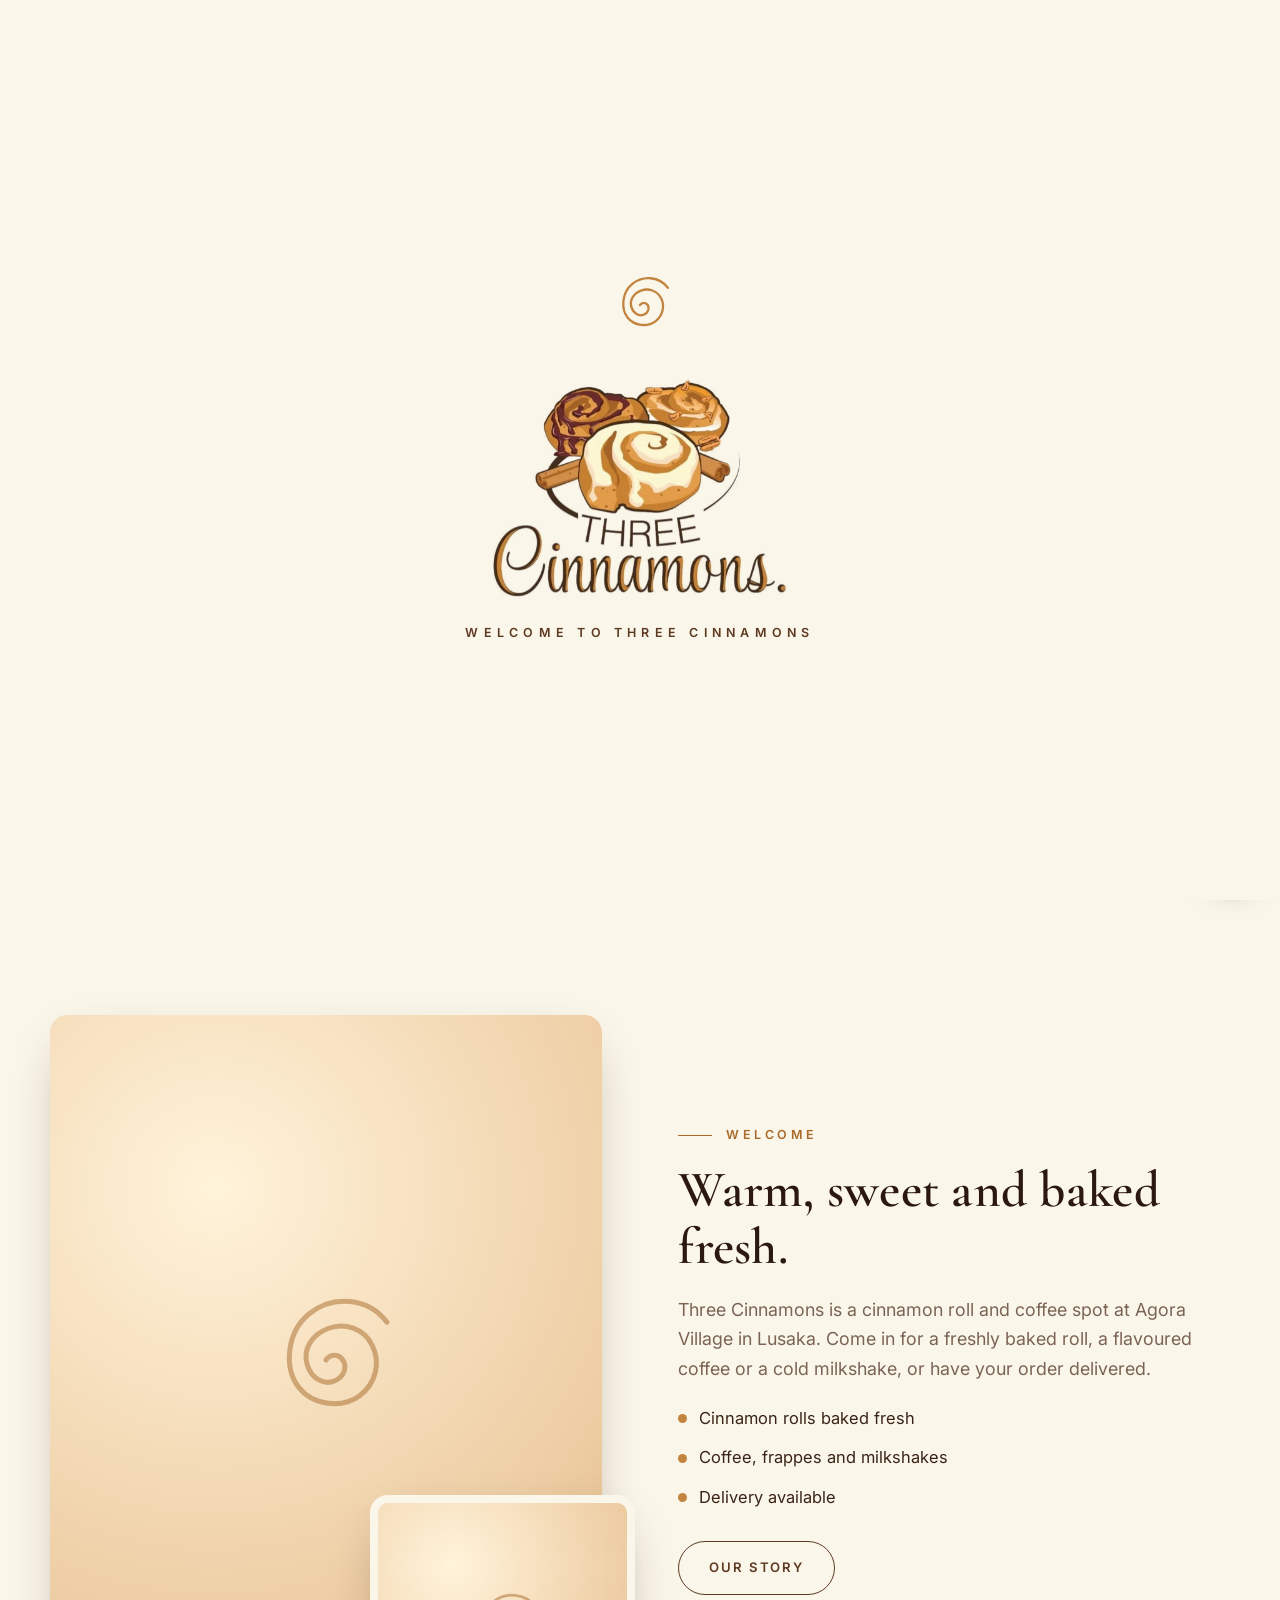
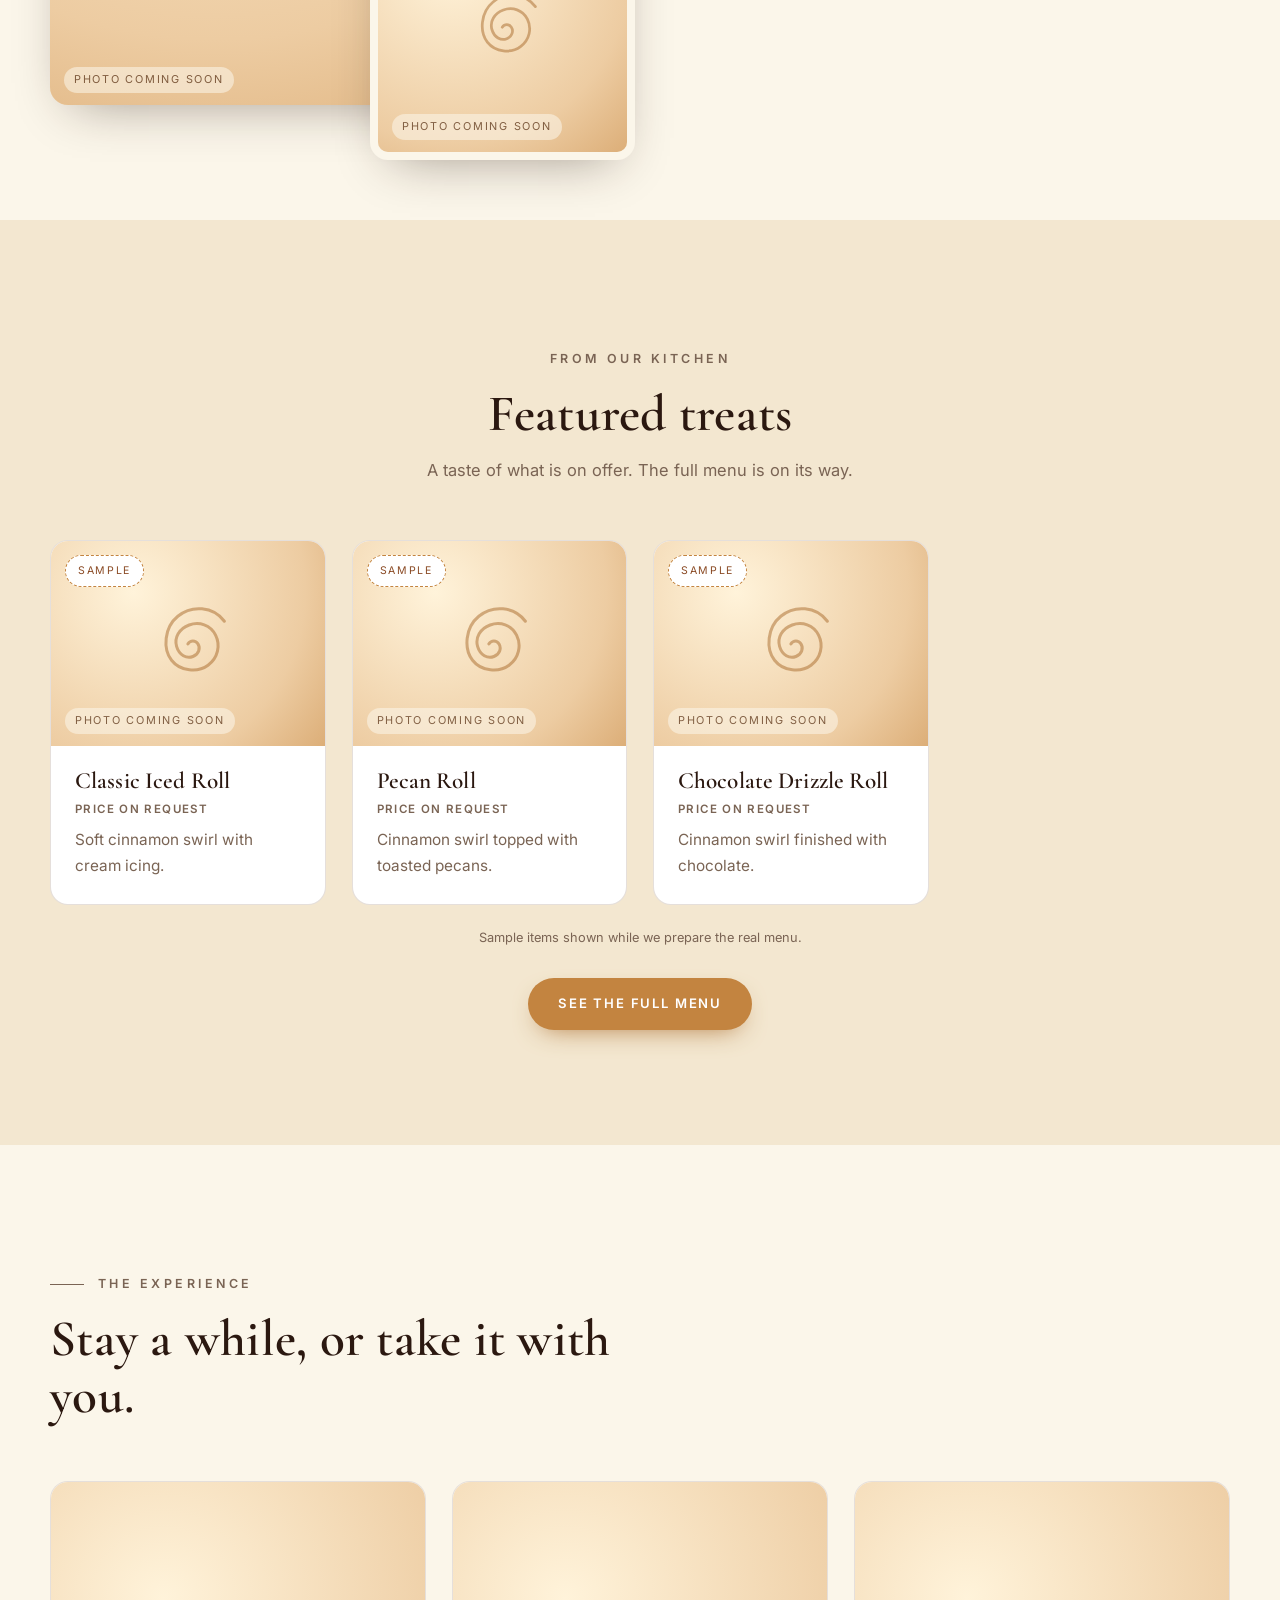
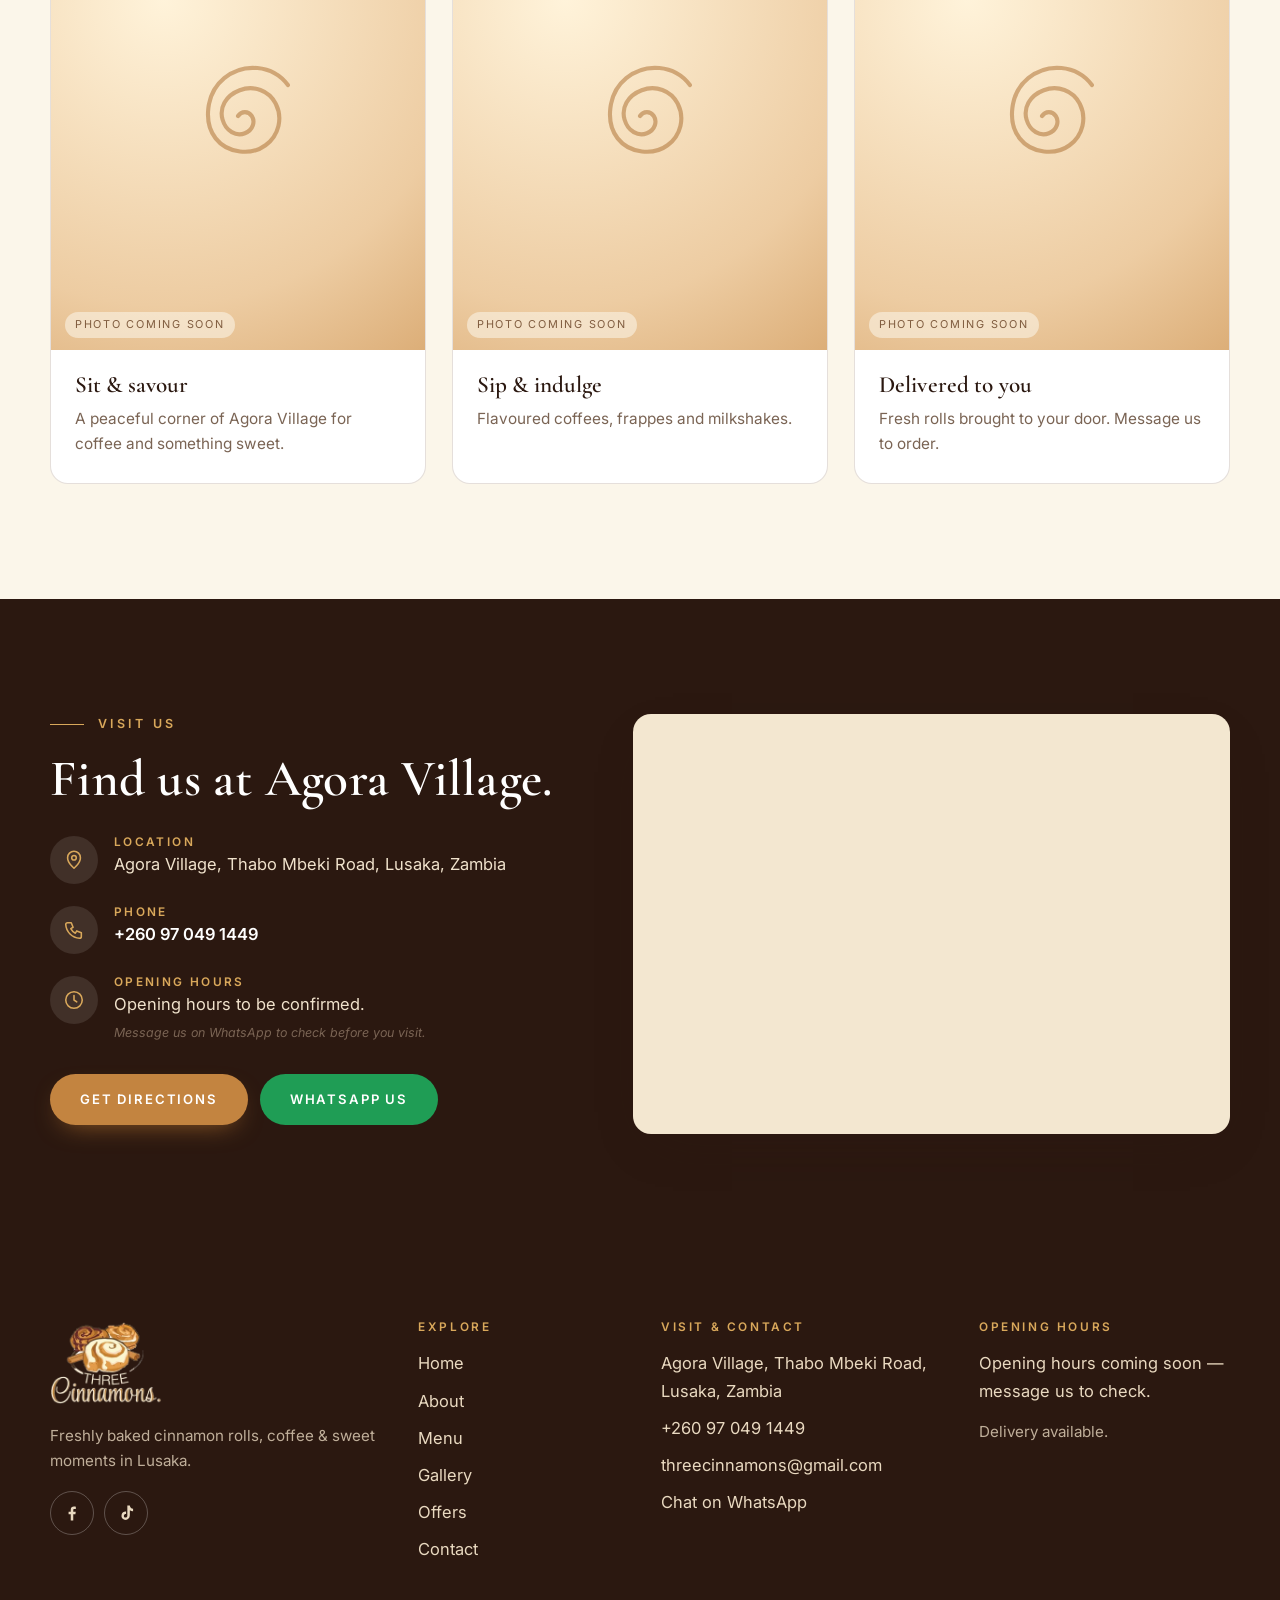
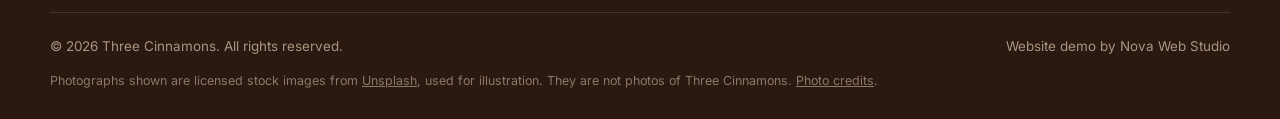
<file: index.html>
<!doctype html>
<html lang="en">
<head>
<meta charset="utf-8">
<meta name="viewport" content="width=device-width,initial-scale=1">
<title>Three Cinnamons | Fresh Cinnamon Rolls &amp; Coffee in Lusaka</title>
<meta name="description" content="Three Cinnamons at Agora Village, Thabo Mbeki Road, Lusaka: freshly baked cinnamon rolls, coffee and milkshakes, with delivery available.">
<meta property="og:type" content="website">
<meta property="og:site_name" content="Three Cinnamons">
<meta property="og:title" content="Three Cinnamons | Fresh Cinnamon Rolls &amp; Coffee in Lusaka">
<meta property="og:description" content="Freshly baked cinnamon rolls, coffee and milkshakes at Agora Village, Lusaka.">
<meta property="og:image" content="assets/img/og-image.jpg">
<meta name="theme-color" content="#2b1810">
<link rel="icon" href="assets/img/favicon.png" type="image/png">
<link rel="preconnect" href="https://fonts.googleapis.com"><link rel="preconnect" href="https://fonts.gstatic.com" crossorigin>
<link href="https://fonts.googleapis.com/css2?family=Cormorant+Garamond:wght@500;600;700&family=Inter:wght@400;500;600&display=swap" rel="stylesheet">
<link rel="stylesheet" href="css/style.css">
<noscript><style>body{opacity:1}.reveal{opacity:1;transform:none}</style></noscript>
<script type="application/ld+json">
{"@context":"https://schema.org","@type":"CafeOrCoffeeShop","name":"Three Cinnamons","alternateName":"Three Cinnamons Zambia","description":"Freshly baked cinnamon rolls, coffee and milkshakes in Lusaka, with delivery available.","telephone":"+260970491449","email":"threecinnamons@gmail.com","address":{"@type":"PostalAddress","streetAddress":"Agora Village, Thabo Mbeki Road","addressLocality":"Lusaka","addressCountry":"ZM"},"sameAs":["https://www.facebook.com/p/Three-Cinnamons-Zambia-100083156440790/","https://www.tiktok.com/@threecinnamonszambia"]}
</script>
</head>
<body data-page="home">
<div class="welcome" id="welcome" aria-hidden="true"></div>
<div id="site-header"></div>
<noscript><nav style="padding:14px;background:#fbf6ea"><a href="index.html">Home</a> · <a href="about.html">About</a> · <a href="menu.html">Menu</a> · <a href="gallery.html">Gallery</a> · <a href="offers.html">Offers</a> · <a href="contact.html">Contact</a></nav></noscript>

<main id="main">
  <section class="hero" aria-label="Welcome" style="padding-top:calc(var(--head-h) + 30px)">
    <div class="hero-slides" id="heroSlides"></div>
    <div class="wrap">
      <div class="hero-copy">
        <p class="eyebrow">Agora Village · Lusaka</p>
        <h1 class="sr-only">Three Cinnamons: fresh cinnamon rolls and coffee in Lusaka</h1>
        <div class="headline" aria-hidden="true">
          <p class="hl active">Good Food. Beautiful Moments.</p>
          <p class="hl">A Taste Worth Remembering.</p>
          <p class="hl">Where Every Bite Feels Special.</p>
          <p class="hl">Your Place for Wonderful Food.</p>
        </div>
        <p class="sub">Freshly baked cinnamon rolls, coffee and milkshakes, made with care at Agora Village on Thabo Mbeki Road.</p>
        <div class="hero-actions">
          <a class="btn btn-primary" href="menu.html">Explore Our Menu</a>
          <a class="btn btn-ghost" href="about.html">Discover Us</a>
        </div>
      </div>
    </div>
    <span class="scroll-cue" aria-hidden="true">Scroll</span>
  </section>

  <section id="intro">
    <div class="wrap split">
      <div class="media reveal"><div class="collage"><div class="img" data-img="about-1"></div><div class="img" data-img="about-2"></div></div></div>
      <div class="reveal" data-d="1">
        <p class="eyebrow">Welcome</p>
        <h2>Warm, sweet and baked fresh.</h2>
        <p class="lead" style="margin-top:18px">Three Cinnamons is a cinnamon roll and coffee spot at Agora Village in Lusaka. Come in for a freshly baked roll, a flavoured coffee or a cold milkshake, or have your order delivered.</p>
        <ul class="checks">
          <li>Cinnamon rolls baked fresh</li>
          <li>Coffee, frappes and milkshakes</li>
          <li>Delivery available</li>
        </ul>
        <p style="margin-top:30px"><a class="btn btn-outline" href="about.html">Our story</a></p>
      </div>
    </div>
  </section>

  <section class="bg-cream" id="featured">
    <div class="wrap">
      <div class="sec-head center reveal"><p class="eyebrow">From our kitchen</p><h2>Featured treats</h2><p>A taste of what is on offer. The full menu is on its way.</p></div>
      <div class="cards" id="featuredMenu"></div>
      <p class="map-note" style="text-align:center;margin-top:22px">Sample items shown while we prepare the real menu.</p>
      <p style="text-align:center;margin-top:30px"><a class="btn btn-primary" href="menu.html">See the full menu</a></p>
    </div>
  </section>

  <section id="experience">
    <div class="wrap">
      <div class="sec-head reveal"><p class="eyebrow">The experience</p><h2>Stay a while, or take it with you.</h2></div>
      <div class="cards" style="grid-template-columns:repeat(auto-fit,minmax(260px,1fr))">
        <article class="card reveal hover-zoom"><div class="img" data-img="exp-1" style="aspect-ratio:4/5"></div><div class="card-body"><h3>Sit &amp; savour</h3><p>A peaceful corner of Agora Village for coffee and something sweet.</p></div></article>
        <article class="card reveal hover-zoom" data-d="1"><div class="img" data-img="exp-2" style="aspect-ratio:4/5"></div><div class="card-body"><h3>Sip &amp; indulge</h3><p>Flavoured coffees, frappes and milkshakes.</p></div></article>
        <article class="card reveal hover-zoom" data-d="2"><div class="img" data-img="exp-3" style="aspect-ratio:4/5"></div><div class="card-body"><h3>Delivered to you</h3><p>Fresh rolls brought to your door. Message us to order.</p></div></article>
      </div>
    </div>
  </section>

  <section class="bg-dark" id="visit">
    <div class="wrap visit">
      <div class="reveal">
        <p class="eyebrow" style="color:var(--gold)">Visit us</p>
        <h2>Find us at Agora Village.</h2>
        <ul class="info-list">
          <li><span class="ico" data-ico="pin" style="background:rgba(255,255,255,.1);color:var(--gold)"></span><div><h4 style="color:var(--gold)">Location</h4><span data-address></span></div></li>
          <li><span class="ico" data-ico="phone" style="background:rgba(255,255,255,.1);color:var(--gold)"></span><div><h4 style="color:var(--gold)">Phone</h4><a data-tel style="color:#fff"></a></div></li>
          <li><span class="ico" data-ico="clock" style="background:rgba(255,255,255,.1);color:var(--gold)"></span><div><h4 style="color:var(--gold)">Opening hours</h4><span data-hours></span></div></li>
        </ul>
        <div style="display:flex;flex-wrap:wrap;gap:12px"><a class="btn btn-primary" data-directions>Get directions</a><a class="btn btn-wa" data-wa>WhatsApp us</a></div>
      </div>
      <div class="map reveal" data-d="1" data-map></div>
    </div>
  </section>
</main>

<div id="site-footer"></div>
<script src="js/config.js"></script>
<script src="js/main.js"></script>
</body>
</html>
</file>
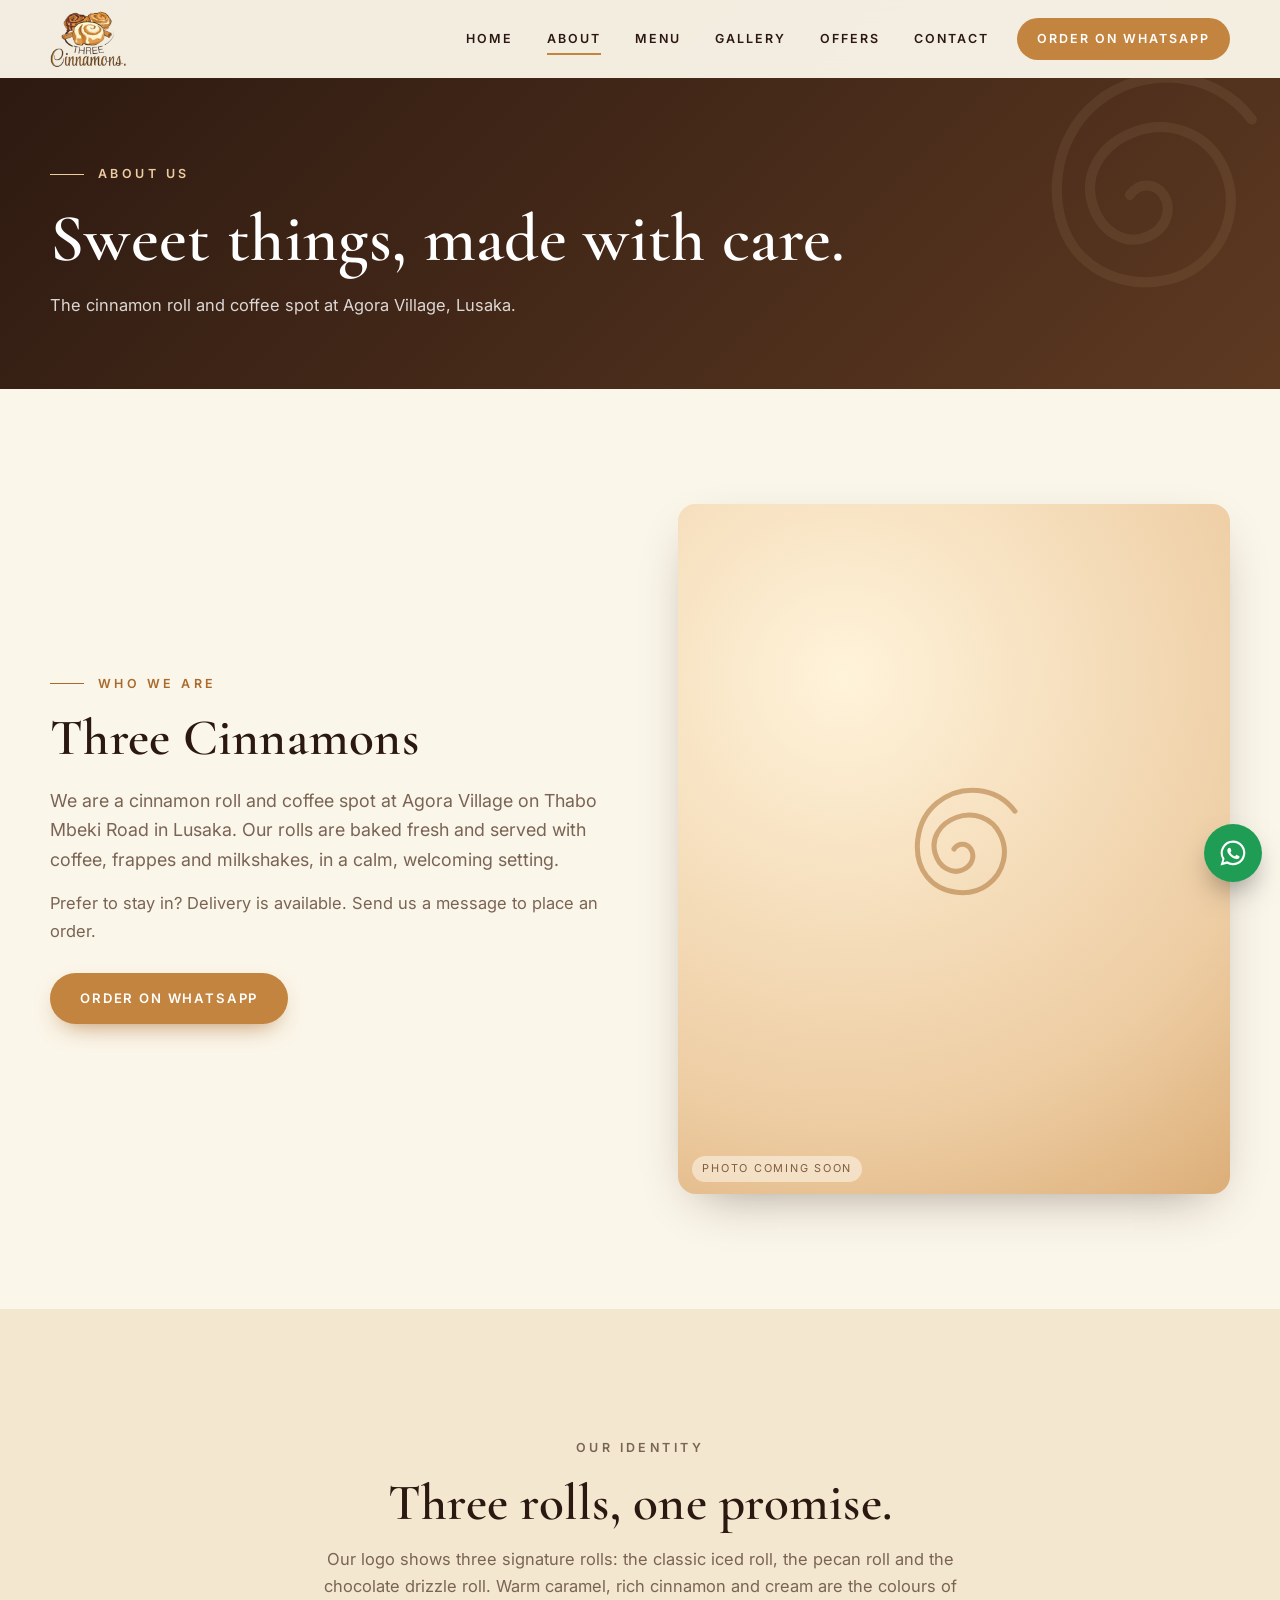
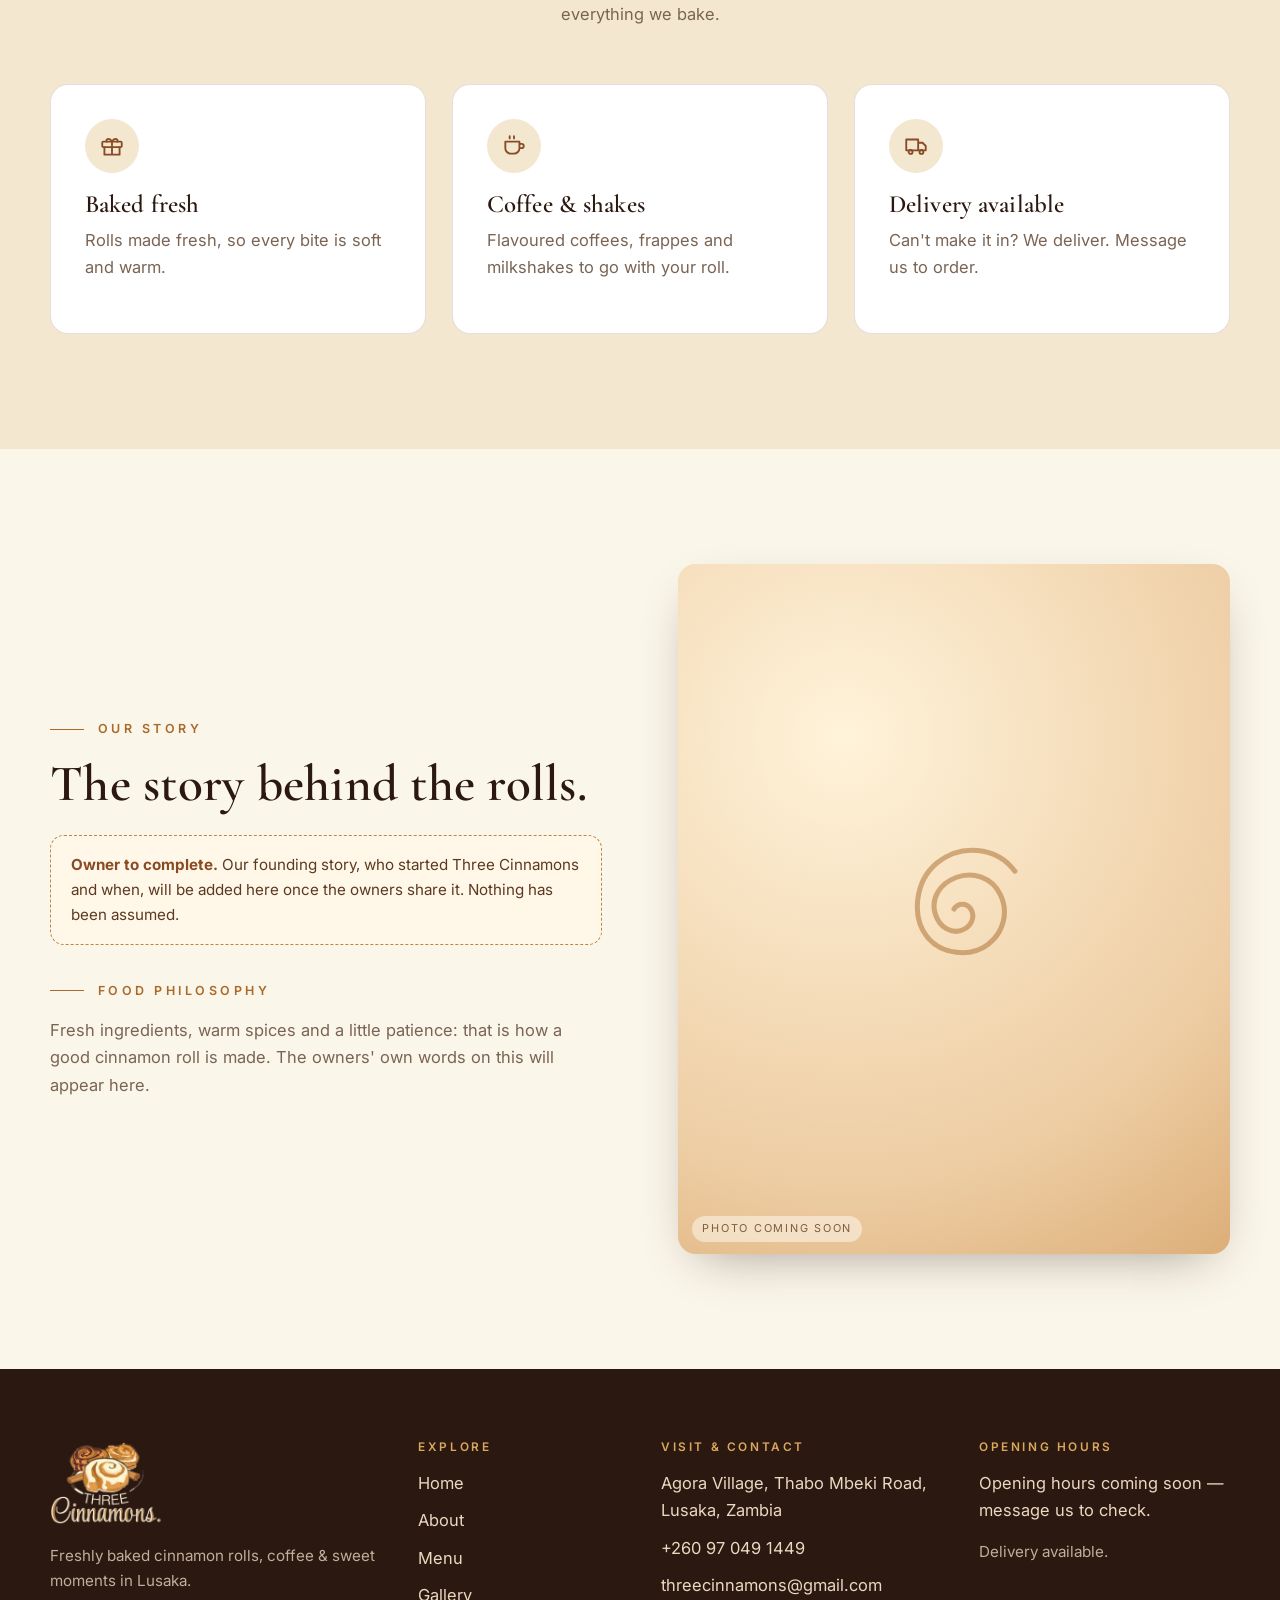
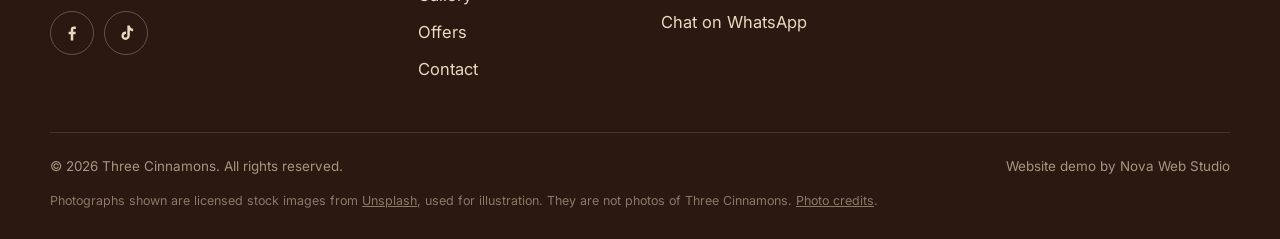
<file: about.html>
<!doctype html>
<html lang="en">
<head>
<meta charset="utf-8">
<meta name="viewport" content="width=device-width,initial-scale=1">
<title>About Us | Three Cinnamons, Lusaka</title>
<meta name="description" content="Learn about Three Cinnamons, the cinnamon roll and coffee spot at Agora Village, Thabo Mbeki Road, Lusaka.">
<meta property="og:type" content="website">
<meta property="og:site_name" content="Three Cinnamons">
<meta property="og:title" content="About Three Cinnamons">
<meta property="og:description" content="Freshly baked cinnamon rolls, coffee and milkshakes in Lusaka.">
<meta property="og:image" content="assets/img/og-image.jpg">
<meta name="theme-color" content="#2b1810">
<link rel="icon" href="assets/img/favicon.png" type="image/png">
<link rel="preconnect" href="https://fonts.googleapis.com"><link rel="preconnect" href="https://fonts.gstatic.com" crossorigin>
<link href="https://fonts.googleapis.com/css2?family=Cormorant+Garamond:wght@500;600;700&family=Inter:wght@400;500;600&display=swap" rel="stylesheet">
<link rel="stylesheet" href="css/style.css">
<noscript><style>body{opacity:1}.reveal{opacity:1;transform:none}</style></noscript>
</head>
<body data-page="about">
<div id="site-header"></div>
<noscript><nav style="padding:14px;background:#fbf6ea"><a href="index.html">Home</a> · <a href="about.html">About</a> · <a href="menu.html">Menu</a> · <a href="gallery.html">Gallery</a> · <a href="offers.html">Offers</a> · <a href="contact.html">Contact</a></nav></noscript>
<main id="main">
  <section class="page-hero" data-banner="banner-about">
    <div class="wrap"><p class="eyebrow">About us</p><h1>Sweet things, made with care.</h1><p>The cinnamon roll and coffee spot at Agora Village, Lusaka.</p></div>
  </section>

  <section>
    <div class="wrap split">
      <div class="reveal">
        <p class="eyebrow">Who we are</p>
        <h2>Three Cinnamons</h2>
        <p class="lead" style="margin-top:18px">We are a cinnamon roll and coffee spot at Agora Village on Thabo Mbeki Road in Lusaka. Our rolls are baked fresh and served with coffee, frappes and milkshakes, in a calm, welcoming setting.</p>
        <p style="margin-top:16px;color:var(--muted)">Prefer to stay in? Delivery is available. Send us a message to place an order.</p>
        <p style="margin-top:28px"><a class="btn btn-primary" data-wa>Order on WhatsApp</a></p>
      </div>
      <div class="media reveal" data-d="1"><div class="img" data-img="about-1"></div></div>
    </div>
  </section>

  <section class="bg-cream">
    <div class="wrap">
      <div class="sec-head center reveal"><p class="eyebrow">Our identity</p><h2>Three rolls, one promise.</h2><p>Our logo shows three signature rolls: the classic iced roll, the pecan roll and the chocolate drizzle roll. Warm caramel, rich cinnamon and cream are the colours of everything we bake.</p></div>
      <div class="offer-grid">
        <div class="icon-card reveal"><div class="ico" data-ico="gift"></div><h3>Baked fresh</h3><p>Rolls made fresh, so every bite is soft and warm.</p></div>
        <div class="icon-card reveal" data-d="1"><div class="ico" data-ico="cup"></div><h3>Coffee &amp; shakes</h3><p>Flavoured coffees, frappes and milkshakes to go with your roll.</p></div>
        <div class="icon-card reveal" data-d="2"><div class="ico" data-ico="truck"></div><h3>Delivery available</h3><p>Can't make it in? We deliver. Message us to order.</p></div>
      </div>
    </div>
  </section>

  <section>
    <div class="wrap split rev">
      <div class="reveal"><p class="eyebrow">Our story</p><h2>The story behind the rolls.</h2>
        <div class="notice" style="margin-top:22px"><span><strong>Owner to complete.</strong> Our founding story, who started Three Cinnamons and when, will be added here once the owners share it. Nothing has been assumed.</span></div>
        <p class="eyebrow" style="margin-top:36px">Food philosophy</p>
        <p style="color:var(--muted)">Fresh ingredients, warm spices and a little patience: that is how a good cinnamon roll is made. The owners' own words on this will appear here.</p>
      </div>
      <div class="media reveal" data-d="1"><div class="img" data-img="about-3"></div></div>
    </div>
  </section>
</main>
<div id="site-footer"></div>
<script src="js/config.js"></script>
<script src="js/main.js"></script>
</body>
</html>
</file>
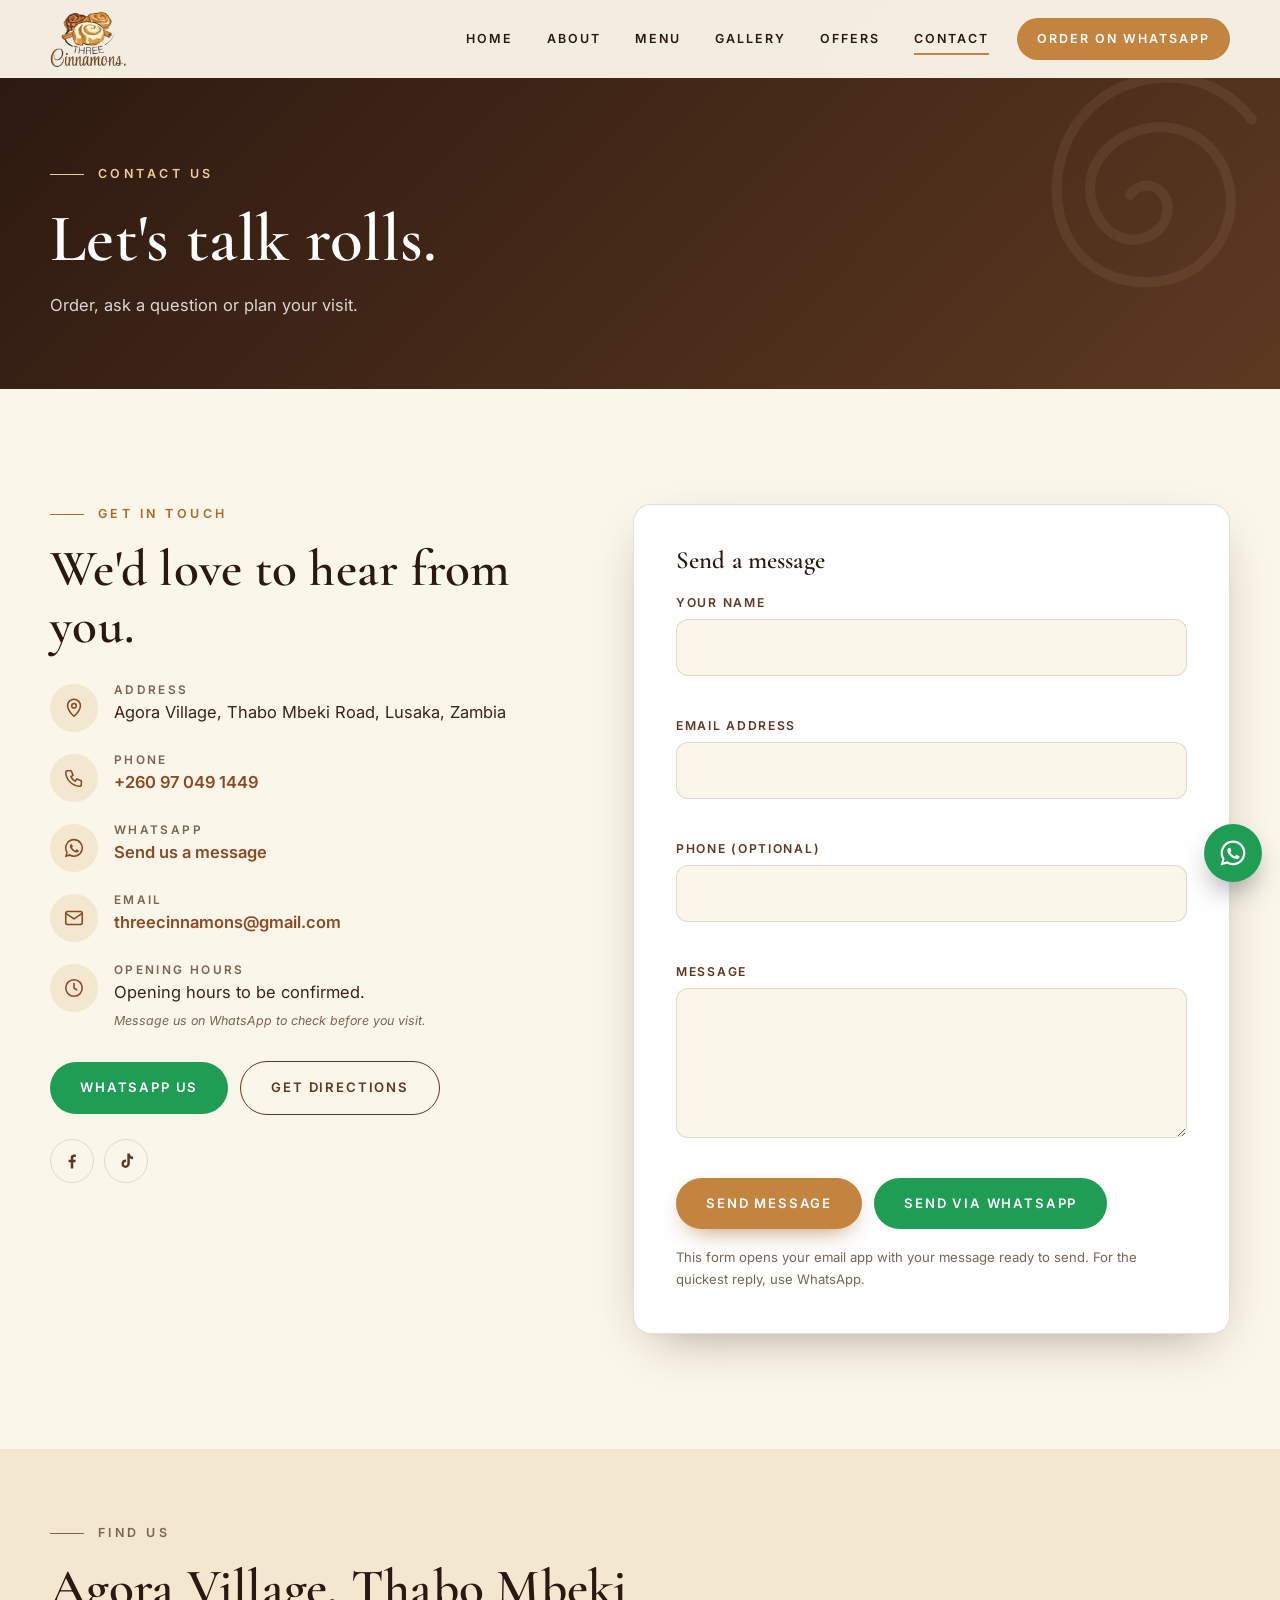
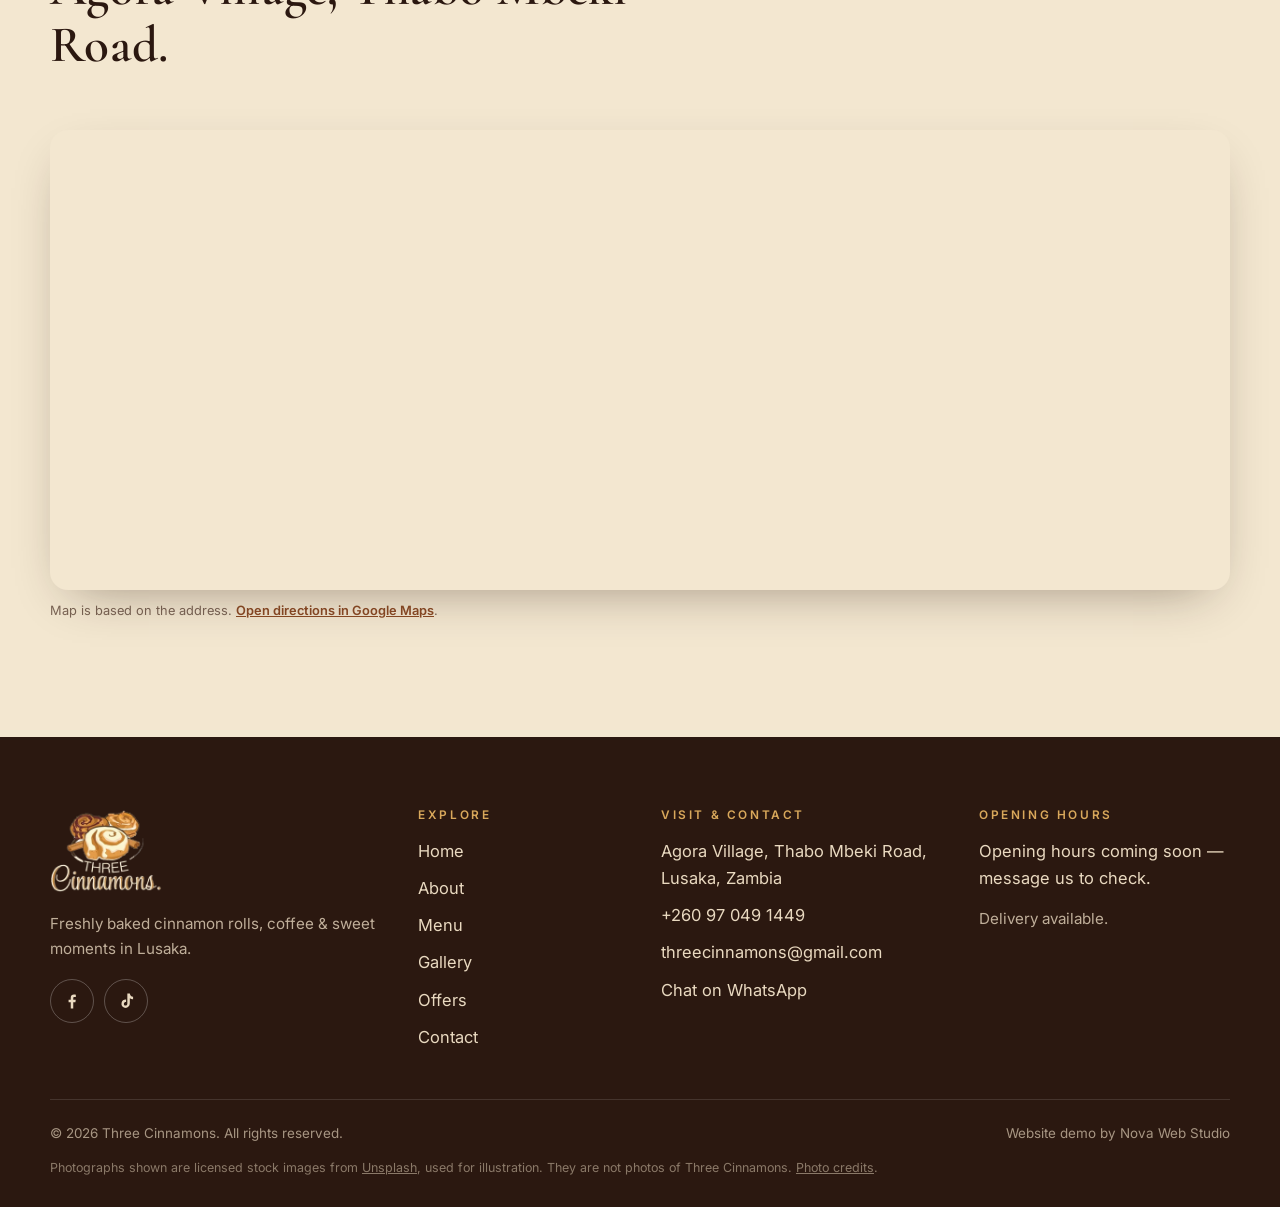
<file: contact.html>
<!doctype html>
<html lang="en">
<head>
<meta charset="utf-8">
<meta name="viewport" content="width=device-width,initial-scale=1">
<title>Contact Us | Three Cinnamons, Lusaka</title>
<meta name="description" content="Contact Three Cinnamons at Agora Village, Thabo Mbeki Road, Lusaka. Call, WhatsApp, email or get directions.">
<meta property="og:type" content="website">
<meta property="og:site_name" content="Three Cinnamons">
<meta property="og:title" content="Contact | Three Cinnamons">
<meta property="og:description" content="Call, WhatsApp or visit us at Agora Village, Lusaka.">
<meta property="og:image" content="assets/img/og-image.jpg">
<meta name="theme-color" content="#2b1810">
<link rel="icon" href="assets/img/favicon.png" type="image/png">
<link rel="preconnect" href="https://fonts.googleapis.com"><link rel="preconnect" href="https://fonts.gstatic.com" crossorigin>
<link href="https://fonts.googleapis.com/css2?family=Cormorant+Garamond:wght@500;600;700&family=Inter:wght@400;500;600&display=swap" rel="stylesheet">
<link rel="stylesheet" href="css/style.css">
<noscript><style>body{opacity:1}.reveal{opacity:1;transform:none}</style></noscript>
<script type="application/ld+json">
{"@context":"https://schema.org","@type":"CafeOrCoffeeShop","name":"Three Cinnamons","telephone":"+260970491449","email":"threecinnamons@gmail.com","address":{"@type":"PostalAddress","streetAddress":"Agora Village, Thabo Mbeki Road","addressLocality":"Lusaka","addressCountry":"ZM"},"sameAs":["https://www.facebook.com/p/Three-Cinnamons-Zambia-100083156440790/","https://www.tiktok.com/@threecinnamonszambia"]}
</script>
</head>
<body data-page="contact">
<div id="site-header"></div>
<noscript><nav style="padding:14px;background:#fbf6ea"><a href="index.html">Home</a> · <a href="about.html">About</a> · <a href="menu.html">Menu</a> · <a href="gallery.html">Gallery</a> · <a href="offers.html">Offers</a> · <a href="contact.html">Contact</a></nav></noscript>
<main id="main">
  <section class="page-hero" data-banner="banner-contact">
    <div class="wrap"><p class="eyebrow">Contact us</p><h1>Let's talk rolls.</h1><p>Order, ask a question or plan your visit.</p></div>
  </section>

  <section>
    <div class="wrap visit">
      <div class="reveal">
        <p class="eyebrow">Get in touch</p>
        <h2>We'd love to hear from you.</h2>
        <ul class="info-list">
          <li><span class="ico" data-ico="pin"></span><div><h4>Address</h4><span data-address></span></div></li>
          <li><span class="ico" data-ico="phone"></span><div><h4>Phone</h4><a data-tel></a></div></li>
          <li><span class="ico" data-ico="wa"></span><div><h4>WhatsApp</h4><a data-wa data-keep>Send us a message</a></div></li>
          <li><span class="ico" data-ico="mail"></span><div><h4>Email</h4><a data-mail></a></div></li>
          <li><span class="ico" data-ico="clock"></span><div><h4>Opening hours</h4><span data-hours></span></div></li>
        </ul>
        <div style="display:flex;flex-wrap:wrap;gap:12px;align-items:center">
          <a class="btn btn-wa" data-wa>WhatsApp us</a>
          <a class="btn btn-outline" data-directions>Get directions</a>
        </div>
        <div class="socials" style="margin-top:24px">
          <a data-social="facebook" aria-label="Three Cinnamons on Facebook" style="color:var(--brown);border-color:var(--line)" data-ico="fb"></a>
          <a data-social="tiktok" aria-label="Three Cinnamons on TikTok" style="color:var(--brown);border-color:var(--line)" data-ico="tt"></a>
          <a data-social="instagram" aria-label="Three Cinnamons on Instagram" style="color:var(--brown);border-color:var(--line)" data-ico="ig"></a>
        </div>
      </div>

      <form class="contact reveal" data-d="1" id="contactForm" novalidate>
        <h3>Send a message</h3>
        <div class="field"><label for="name">Your name</label><input id="name" name="name" type="text" autocomplete="name" required><span class="err" role="alert"></span></div>
        <div class="field"><label for="email">Email address</label><input id="email" name="email" type="email" autocomplete="email" required><span class="err" role="alert"></span></div>
        <div class="field"><label for="phone">Phone (optional)</label><input id="phone" name="phone" type="tel" autocomplete="tel"><span class="err" role="alert"></span></div>
        <div class="field"><label for="message">Message</label><textarea id="message" name="message" required></textarea><span class="err" role="alert"></span></div>
        <input class="hp" type="text" name="company" tabindex="-1" autocomplete="off" aria-hidden="true">
        <div class="form-status" id="formStatus" role="status" aria-live="polite"></div>
        <div style="display:flex;flex-wrap:wrap;gap:12px"><button class="btn btn-primary" type="submit">Send message</button><a class="btn btn-wa" id="formWa" data-wa>Send via WhatsApp</a></div>
        <p class="form-note">This form opens your email app with your message ready to send. For the quickest reply, use WhatsApp.</p>
      </form>
    </div>
  </section>

  <section class="bg-cream" style="padding-top:60px">
    <div class="wrap">
      <div class="sec-head reveal"><p class="eyebrow">Find us</p><h2>Agora Village, Thabo Mbeki Road.</h2></div>
      <div class="map reveal" data-map style="min-height:460px"></div>
      <p class="map-note">Map is based on the address. <a data-directions style="color:var(--cinnamon);font-weight:600;text-decoration:underline">Open directions in Google Maps</a>.</p>
    </div>
  </section>
</main>
<div id="site-footer"></div>
<script src="js/config.js"></script>
<script src="js/main.js"></script>
</body>
</html>
</file>
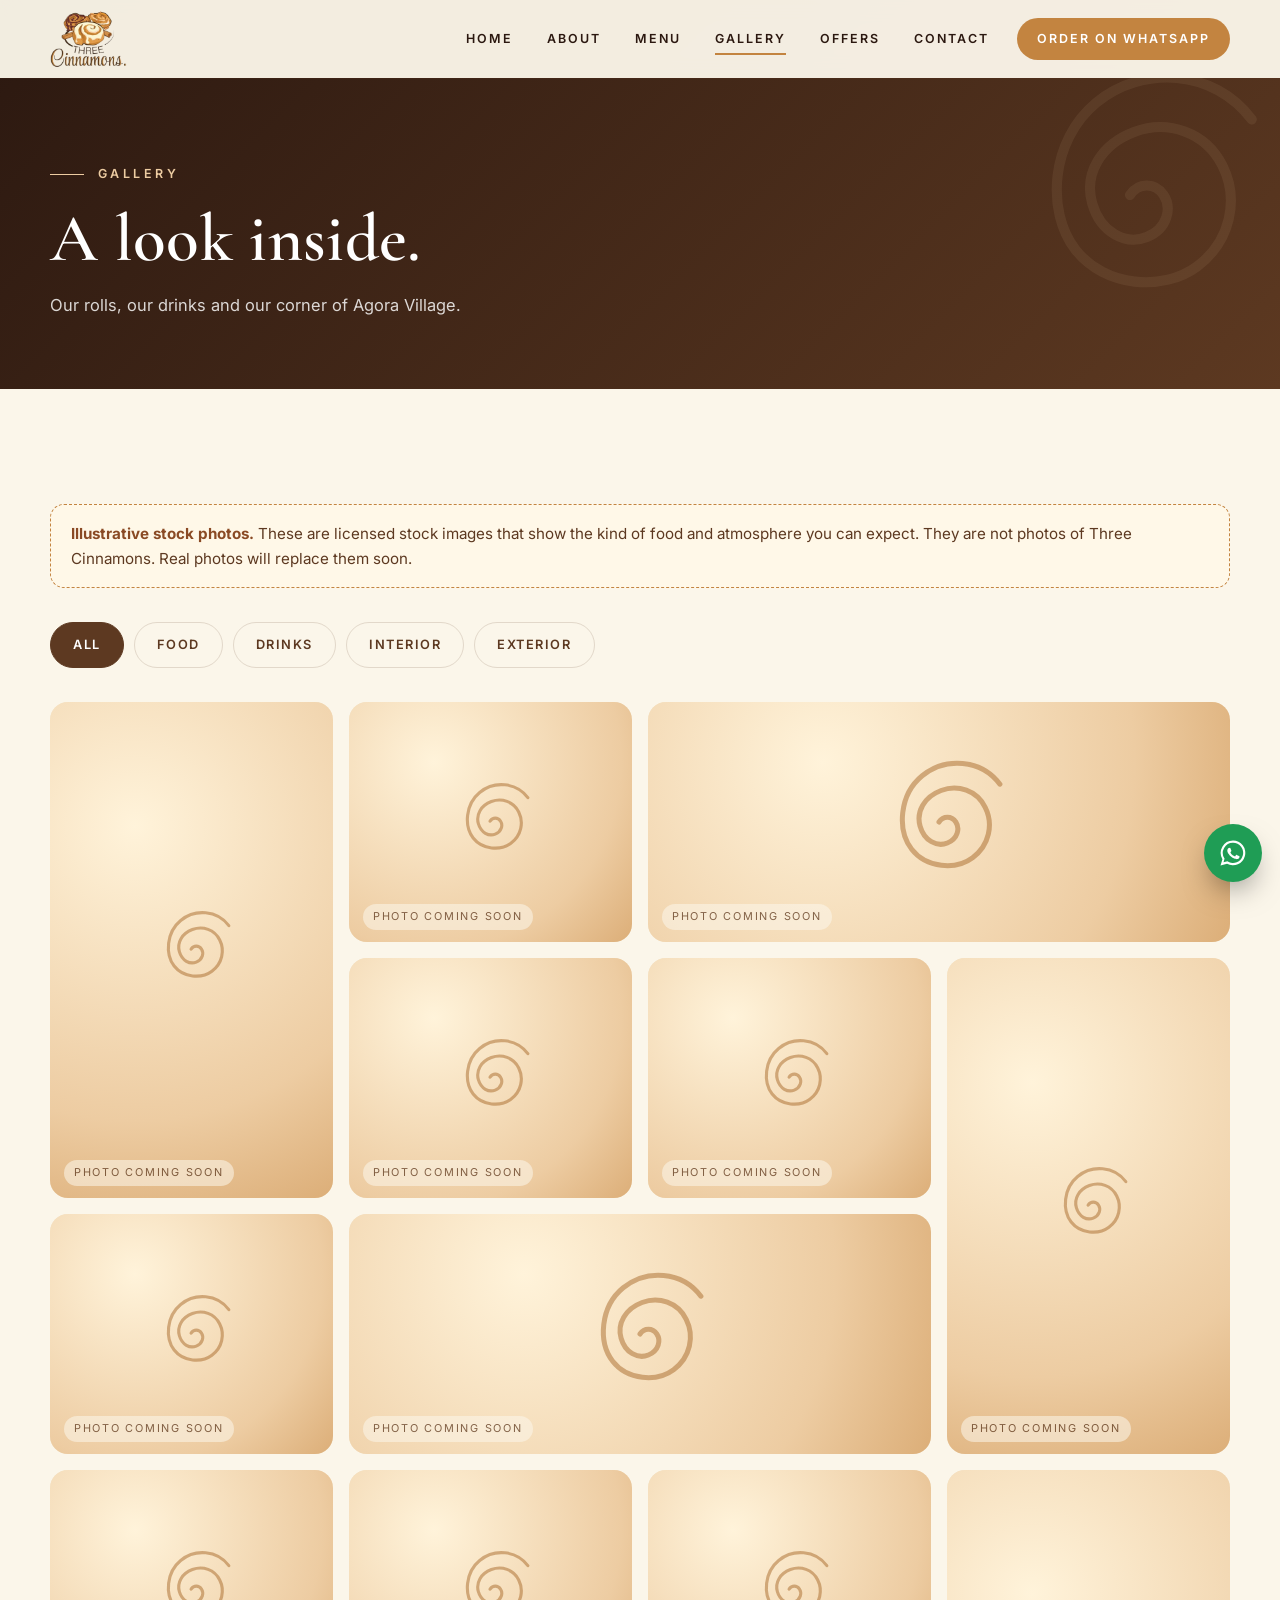
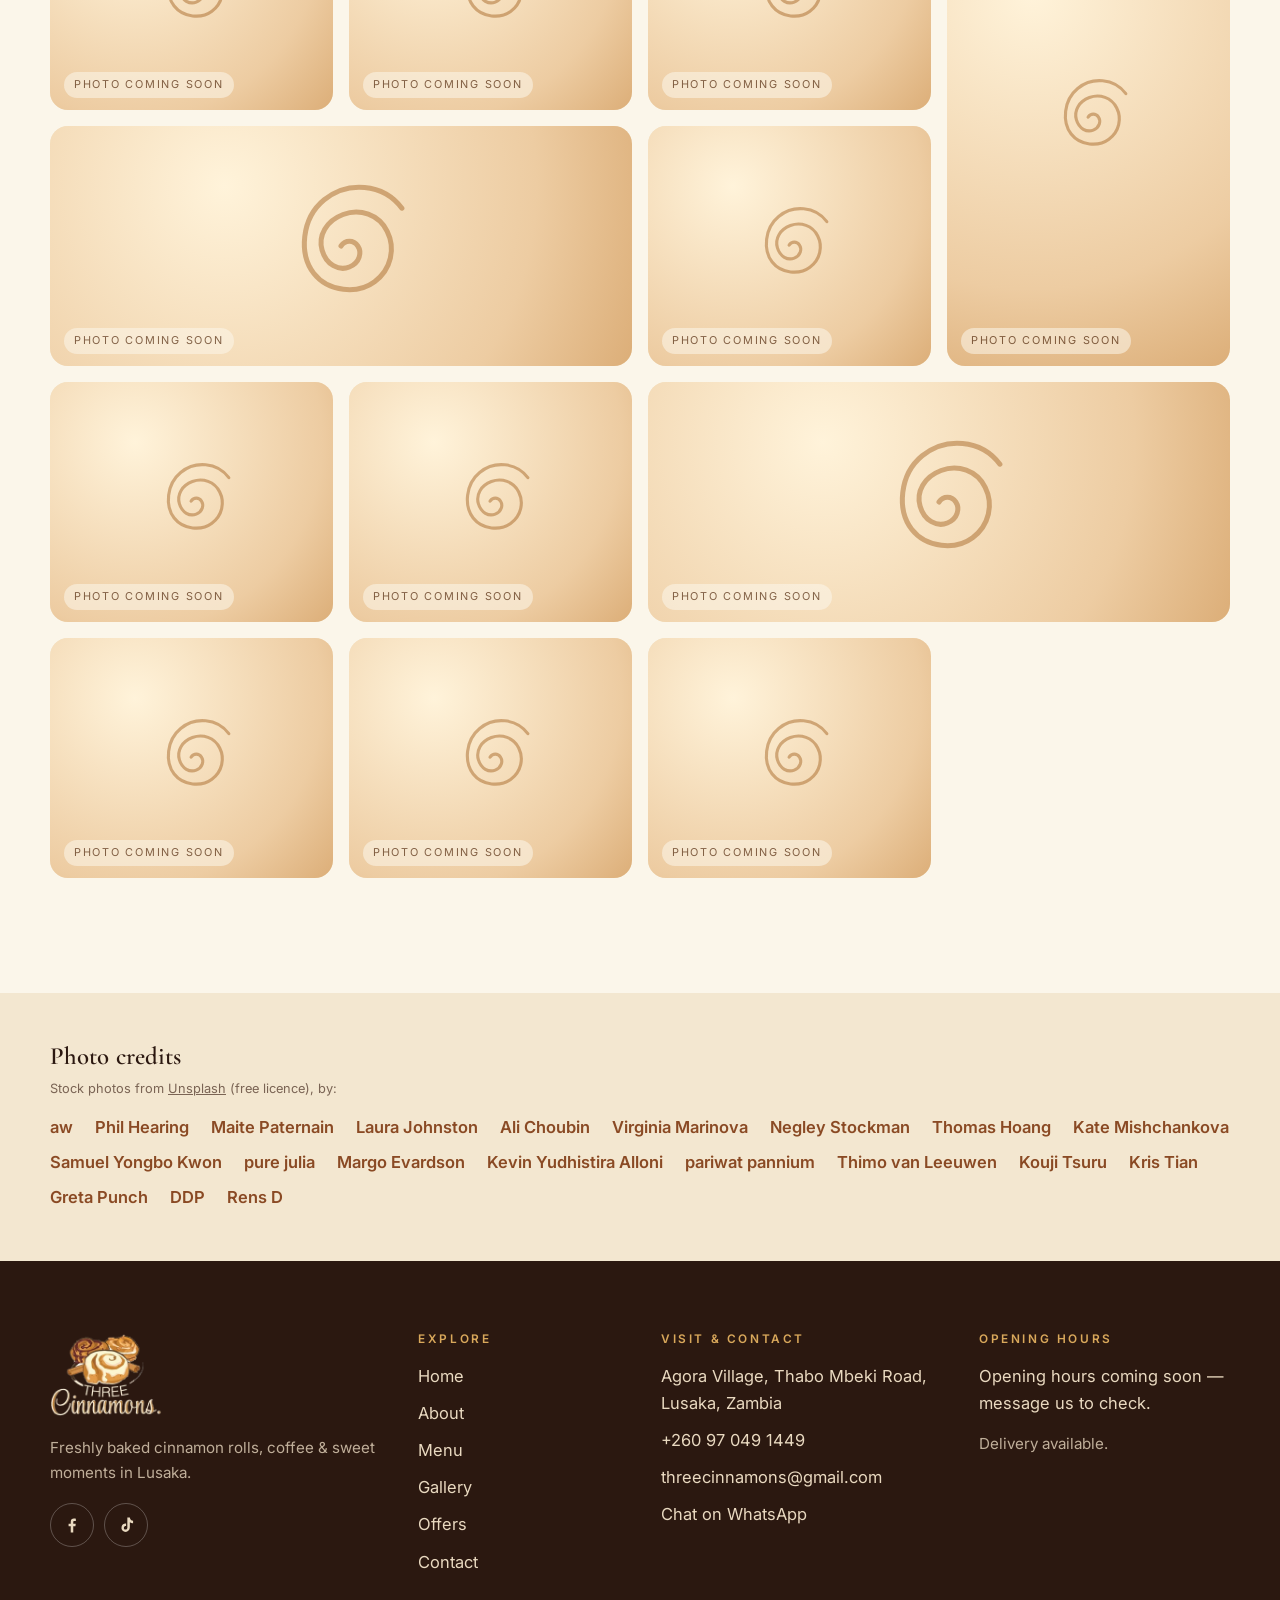
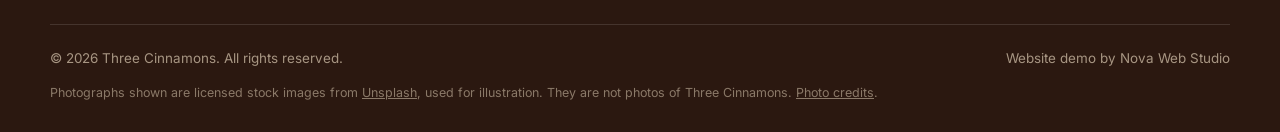
<file: gallery.html>
<!doctype html>
<html lang="en">
<head>
<meta charset="utf-8">
<meta name="viewport" content="width=device-width,initial-scale=1">
<title>Gallery | Three Cinnamons, Lusaka</title>
<meta name="description" content="Photos of cinnamon rolls, coffee and the Three Cinnamons spot at Agora Village, Lusaka.">
<meta property="og:type" content="website">
<meta property="og:site_name" content="Three Cinnamons">
<meta property="og:title" content="Gallery | Three Cinnamons">
<meta property="og:description" content="A look at our rolls, drinks and space in Lusaka.">
<meta property="og:image" content="assets/img/og-image.jpg">
<meta name="theme-color" content="#2b1810">
<link rel="icon" href="assets/img/favicon.png" type="image/png">
<link rel="preconnect" href="https://fonts.googleapis.com"><link rel="preconnect" href="https://fonts.gstatic.com" crossorigin>
<link href="https://fonts.googleapis.com/css2?family=Cormorant+Garamond:wght@500;600;700&family=Inter:wght@400;500;600&display=swap" rel="stylesheet">
<link rel="stylesheet" href="css/style.css">
<noscript><style>body{opacity:1}.reveal{opacity:1;transform:none}</style></noscript>
</head>
<body data-page="gallery">
<div id="site-header"></div>
<noscript><nav style="padding:14px;background:#fbf6ea"><a href="index.html">Home</a> · <a href="about.html">About</a> · <a href="menu.html">Menu</a> · <a href="gallery.html">Gallery</a> · <a href="offers.html">Offers</a> · <a href="contact.html">Contact</a></nav></noscript>
<main id="main">
  <section class="page-hero" data-banner="banner-gallery">
    <div class="wrap"><p class="eyebrow">Gallery</p><h1>A look inside.</h1><p>Our rolls, our drinks and our corner of Agora Village.</p></div>
  </section>
  <section>
    <div class="wrap">
      <div class="notice" id="galleryNote"><span><strong>Photos coming soon.</strong> We're adding real photos of our food and space. Tiles marked "Photo coming soon" will be replaced with them. Any licensed stock image added later will be labelled as a stock photo.</span></div>
      <div class="tabs" id="galleryTabs" role="group" aria-label="Filter gallery"></div>
      <div class="grid-gallery" id="galleryMount"></div>
    </div>
  </section>
  <section id="credits" class="bg-cream" style="padding:50px 0">
    <div class="wrap">
      <h3 style="margin-bottom:8px">Photo credits</h3>
      <p class="map-note" style="margin:0 0 14px">Stock photos from <a href="https://unsplash.com/?utm_source=three_cinnamons_demo&amp;utm_medium=referral" target="_blank" rel="noopener" style="text-decoration:underline">Unsplash</a> (free licence), by:</p>
      <ul id="creditsList" style="list-style:none;display:flex;flex-wrap:wrap;gap:8px 22px;color:var(--cinnamon);font-weight:600"></ul>
    </div>
  </section>
</main>
<div class="lightbox" id="lightbox" role="dialog" aria-modal="true" aria-label="Photo viewer">
  <button class="lb-btn lb-close" aria-label="Close">&times;</button>
  <button class="lb-btn lb-prev" aria-label="Previous photo">&#8249;</button>
  <figure><img id="lbImg" src="[data-uri]" alt=""><figcaption id="lbCap"></figcaption></figure>
  <button class="lb-btn lb-next" aria-label="Next photo">&#8250;</button>
</div>
<div id="site-footer"></div>
<script src="js/config.js"></script>
<script src="js/main.js"></script>
</body>
</html>
</file>
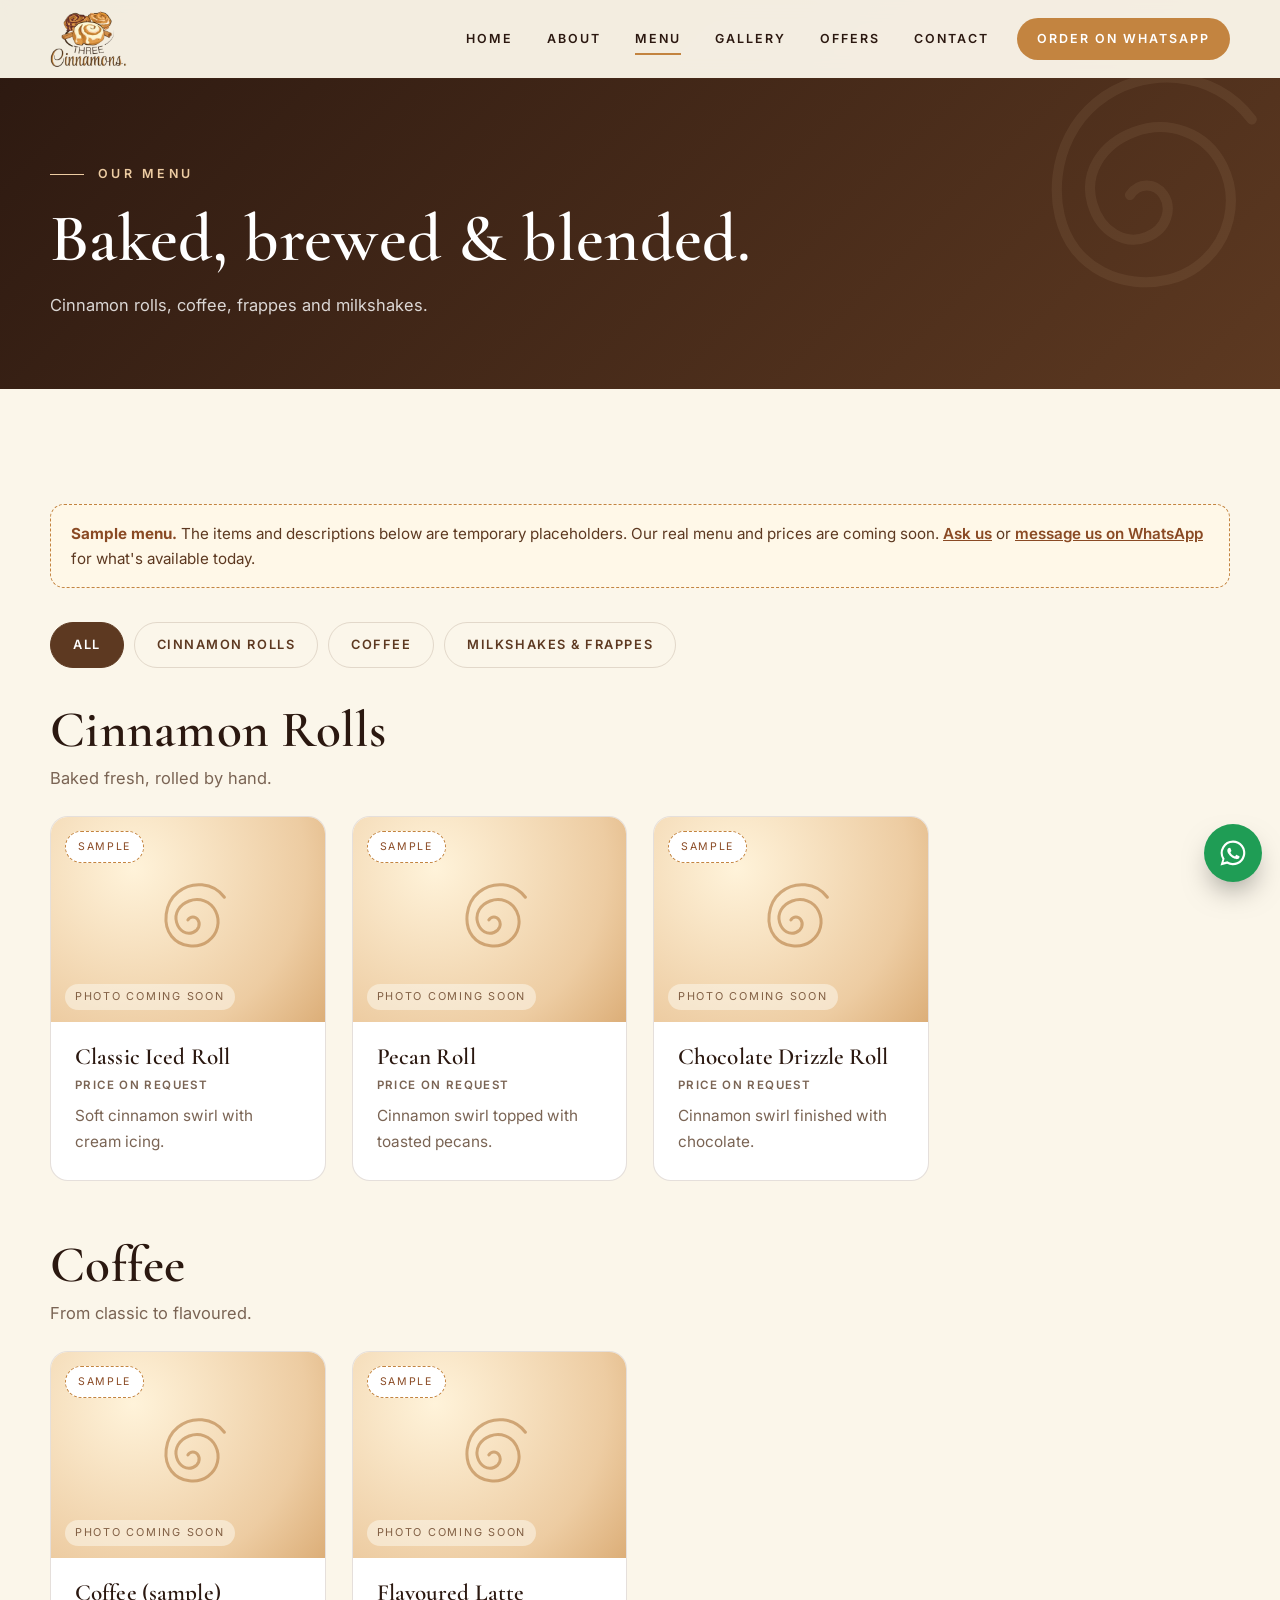
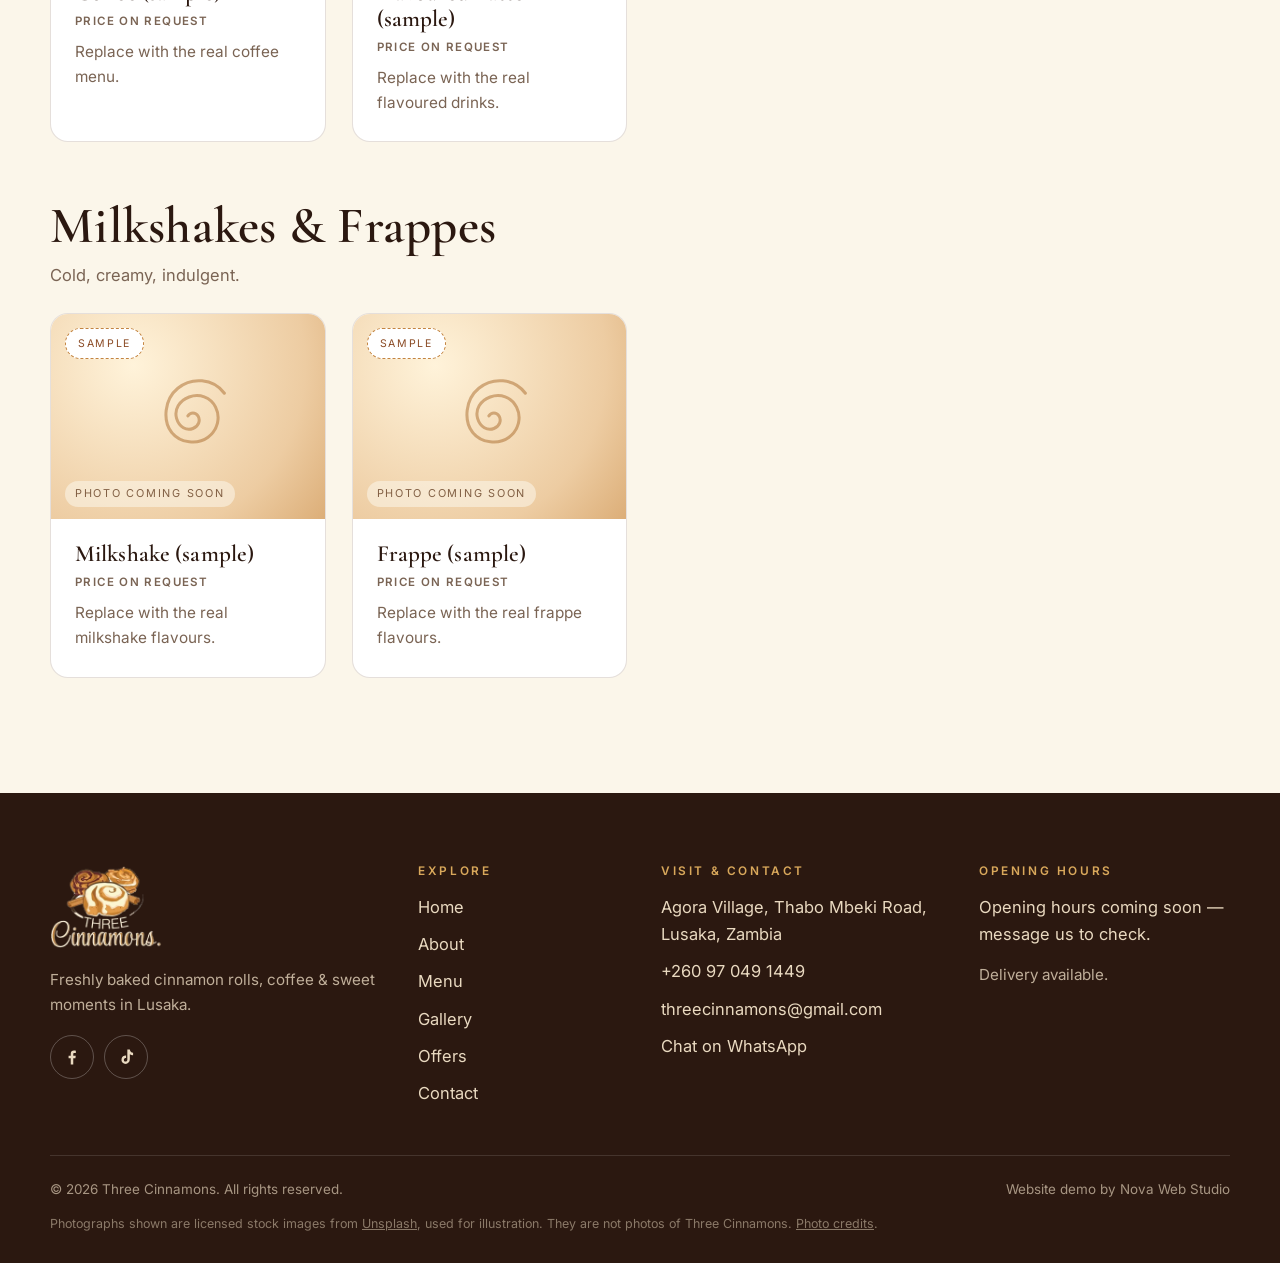
<file: menu.html>
<!doctype html>
<html lang="en">
<head>
<meta charset="utf-8">
<meta name="viewport" content="width=device-width,initial-scale=1">
<title>Our Menu | Three Cinnamons, Lusaka</title>
<meta name="description" content="Cinnamon rolls, coffee, frappes and milkshakes at Three Cinnamons, Agora Village, Lusaka.">
<meta property="og:type" content="website">
<meta property="og:site_name" content="Three Cinnamons">
<meta property="og:title" content="Menu | Three Cinnamons">
<meta property="og:description" content="Cinnamon rolls, coffee, frappes and milkshakes in Lusaka.">
<meta property="og:image" content="assets/img/og-image.jpg">
<meta name="theme-color" content="#2b1810">
<link rel="icon" href="assets/img/favicon.png" type="image/png">
<link rel="preconnect" href="https://fonts.googleapis.com"><link rel="preconnect" href="https://fonts.gstatic.com" crossorigin>
<link href="https://fonts.googleapis.com/css2?family=Cormorant+Garamond:wght@500;600;700&family=Inter:wght@400;500;600&display=swap" rel="stylesheet">
<link rel="stylesheet" href="css/style.css">
<noscript><style>body{opacity:1}.reveal{opacity:1;transform:none}</style></noscript>
</head>
<body data-page="menu">
<div id="site-header"></div>
<noscript><nav style="padding:14px;background:#fbf6ea"><a href="index.html">Home</a> · <a href="about.html">About</a> · <a href="menu.html">Menu</a> · <a href="gallery.html">Gallery</a> · <a href="offers.html">Offers</a> · <a href="contact.html">Contact</a></nav></noscript>
<main id="main">
  <section class="page-hero" data-banner="banner-menu">
    <div class="wrap"><p class="eyebrow">Our menu</p><h1>Baked, brewed &amp; blended.</h1><p>Cinnamon rolls, coffee, frappes and milkshakes.</p></div>
  </section>
  <section>
    <div class="wrap">
      <div class="notice" id="menuNotice"><span><strong>Sample menu.</strong> The items and descriptions below are temporary placeholders. Our real menu and prices are coming soon. <a href="contact.html" style="color:var(--cinnamon);font-weight:600;text-decoration:underline">Ask us</a> or <a data-wa="Hello Three Cinnamons, could you share your menu and prices please?" style="color:var(--cinnamon);font-weight:600;text-decoration:underline">message us on WhatsApp</a> for what's available today.</span></div>
      <div class="tabs" id="menuTabs" role="group" aria-label="Filter menu by category"></div>
      <div id="menuMount"></div>
    </div>
  </section>
</main>
<div id="site-footer"></div>
<script src="js/config.js"></script>
<script src="js/main.js"></script>
</body>
</html>
</file>
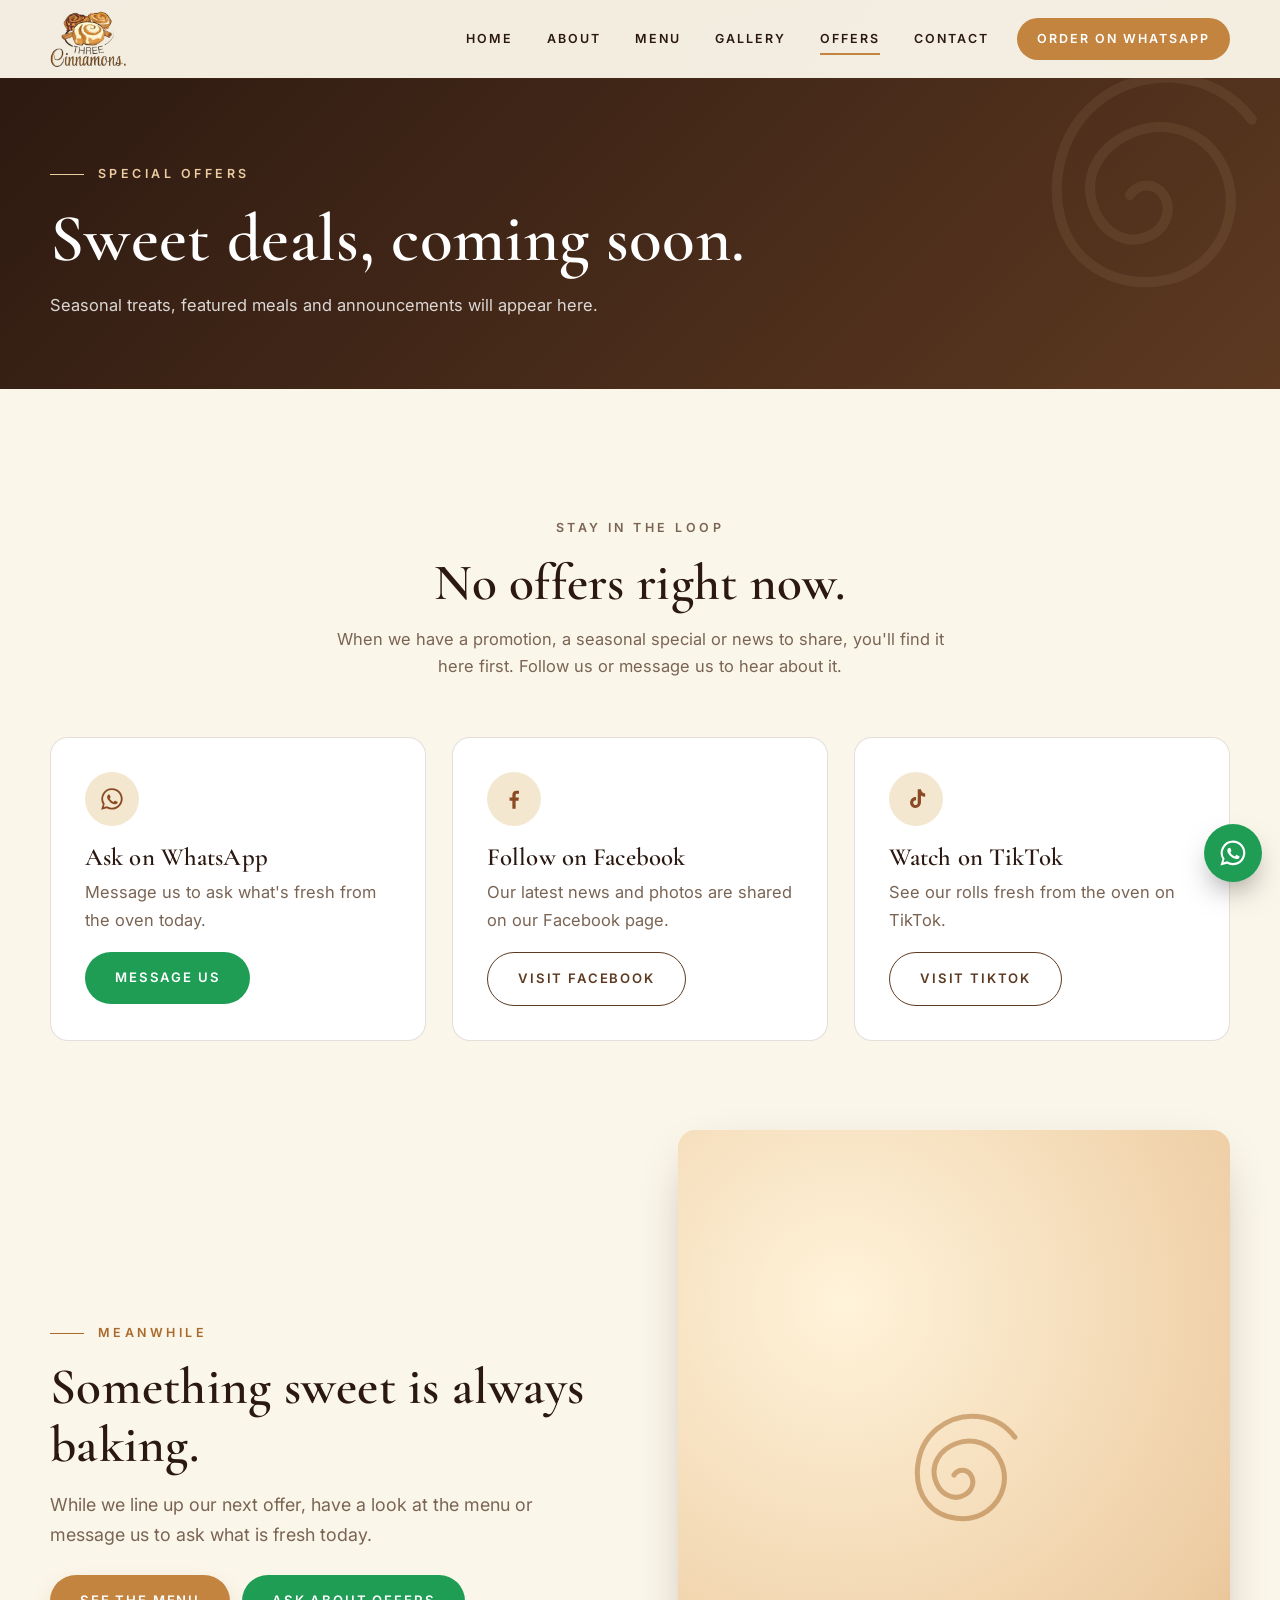
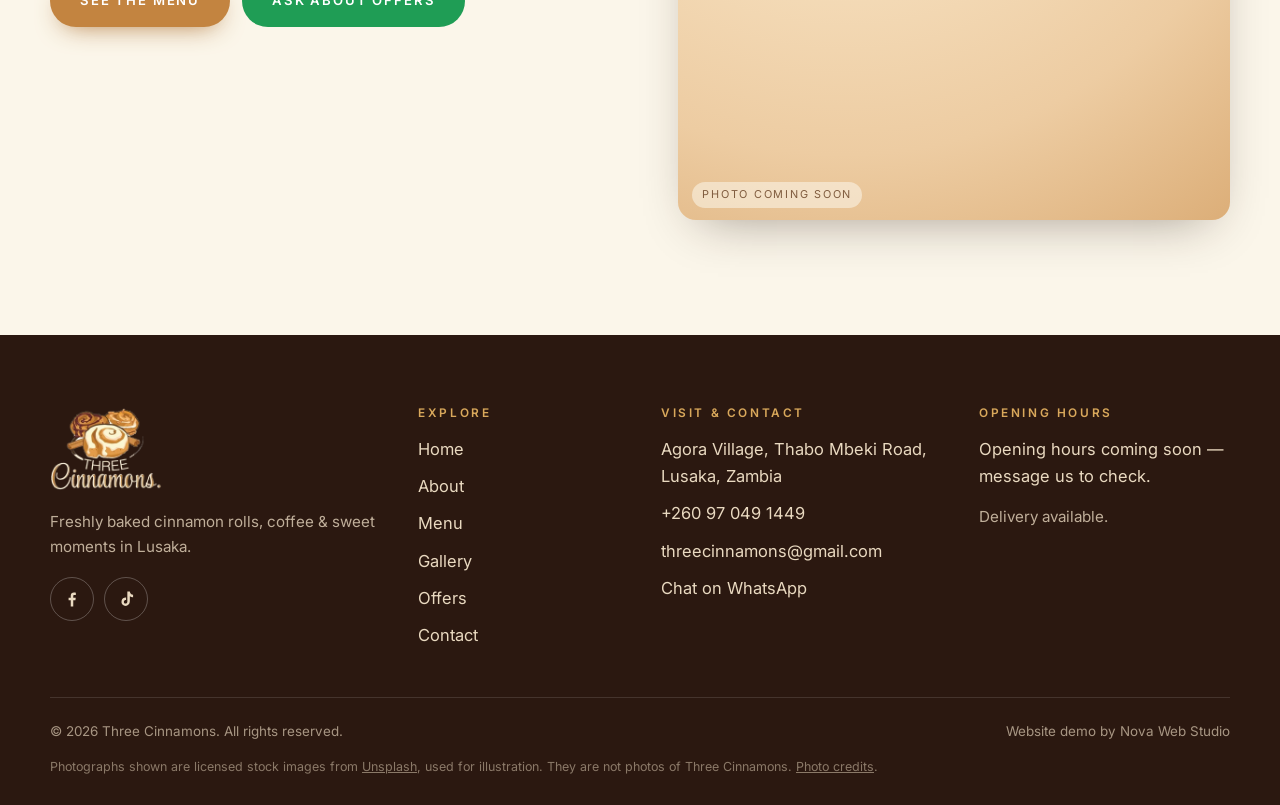
<file: offers.html>
<!doctype html>
<html lang="en">
<head>
<meta charset="utf-8">
<meta name="viewport" content="width=device-width,initial-scale=1">
<title>Special Offers | Three Cinnamons, Lusaka</title>
<meta name="description" content="Special offers, seasonal treats and announcements from Three Cinnamons in Lusaka.">
<meta property="og:type" content="website">
<meta property="og:site_name" content="Three Cinnamons">
<meta property="og:title" content="Special Offers | Three Cinnamons">
<meta property="og:description" content="Offers and announcements from Three Cinnamons, Lusaka.">
<meta property="og:image" content="assets/img/og-image.jpg">
<meta name="theme-color" content="#2b1810">
<link rel="icon" href="assets/img/favicon.png" type="image/png">
<link rel="preconnect" href="https://fonts.googleapis.com"><link rel="preconnect" href="https://fonts.gstatic.com" crossorigin>
<link href="https://fonts.googleapis.com/css2?family=Cormorant+Garamond:wght@500;600;700&family=Inter:wght@400;500;600&display=swap" rel="stylesheet">
<link rel="stylesheet" href="css/style.css">
<noscript><style>body{opacity:1}.reveal{opacity:1;transform:none}</style></noscript>
</head>
<body data-page="offers">
<div id="site-header"></div>
<noscript><nav style="padding:14px;background:#fbf6ea"><a href="index.html">Home</a> · <a href="about.html">About</a> · <a href="menu.html">Menu</a> · <a href="gallery.html">Gallery</a> · <a href="offers.html">Offers</a> · <a href="contact.html">Contact</a></nav></noscript>
<main id="main">
  <section class="page-hero" data-banner="banner-offers">
    <div class="wrap"><p class="eyebrow">Special offers</p><h1>Sweet deals, coming soon.</h1><p>Seasonal treats, featured meals and announcements will appear here.</p></div>
  </section>
  <section>
    <div class="wrap">
      <div id="offersEmpty">
        <div class="sec-head center reveal"><p class="eyebrow">Stay in the loop</p><h2>No offers right now.</h2><p>When we have a promotion, a seasonal special or news to share, you'll find it here first. Follow us or message us to hear about it.</p></div>
        <div class="offer-grid">
          <div class="icon-card reveal"><div class="ico" data-ico="wa"></div><h3>Ask on WhatsApp</h3><p>Message us to ask what's fresh from the oven today.</p><a class="btn btn-wa" data-wa="Hello Three Cinnamons, do you have any offers at the moment?">Message us</a></div>
          <div class="icon-card reveal" data-d="1"><div class="ico" data-ico="fb"></div><h3>Follow on Facebook</h3><p>Our latest news and photos are shared on our Facebook page.</p><a class="btn btn-outline" data-social="facebook">Visit Facebook</a></div>
          <div class="icon-card reveal" data-d="2"><div class="ico" data-ico="tt"></div><h3>Watch on TikTok</h3><p>See our rolls fresh from the oven on TikTok.</p><a class="btn btn-outline" data-social="tiktok">Visit TikTok</a></div>
        </div>
      </div>
      <div class="split rev reveal" style="margin-top:clamp(50px,7vw,90px)">
        <div><p class="eyebrow">Meanwhile</p><h2>Something sweet is always baking.</h2><p class="lead" style="margin-top:16px">While we line up our next offer, have a look at the menu or message us to ask what is fresh today.</p><p style="margin-top:26px;display:flex;flex-wrap:wrap;gap:12px"><a class="btn btn-primary" href="menu.html">See the menu</a><a class="btn btn-wa" data-wa="Hello Three Cinnamons, do you have any offers at the moment?">Ask about offers</a></p></div>
        <div class="media"><div class="img" data-img="offers-1"></div></div>
      </div>
      <div class="offer-grid" id="offersMount"></div>
    </div>
  </section>
</main>
<div id="site-footer"></div>
<script src="js/config.js"></script>
<script src="js/main.js"></script>
</body>
</html>
</file>
<file: css/style.css>
/* THREE CINNAMONS — styles. Palette taken from the supplied logo. */
:root{
  --ivory:#fbf6ea; --cream:#f3e7d0; --sand:#edcca2;
  --caramel:#c38440; --caramel-d:#a96a2b; --gold:#d9a85b;
  --cinnamon:#8a4a24; --brown:#5d3921; --choc:#2b1810; --ink:#3a2417;
  --muted:#7a6454; --line:rgba(93,57,33,.16);
  --serif:"Cormorant Garamond","Playfair Display",Georgia,"Times New Roman",serif;
  --sans:"Inter",system-ui,-apple-system,"Segoe UI",Roboto,Arial,sans-serif;
  --radius:18px; --shadow:0 18px 50px -22px rgba(43,24,16,.45);
  --wrap:1180px; --head-h:78px;
}
*{box-sizing:border-box;margin:0;padding:0}
html{scroll-behavior:smooth;-webkit-text-size-adjust:100%}
body{font-family:var(--sans);color:var(--ink);background:var(--ivory);line-height:1.65;font-size:16.5px;overflow-x:hidden;opacity:0;transition:opacity .35s ease}
body.is-ready{opacity:1}
body.is-leaving{opacity:0}
img,svg{display:block;max-width:100%}
a{color:inherit;text-decoration:none}
button{font:inherit;cursor:pointer;border:0;background:none;color:inherit;-webkit-tap-highlight-color:transparent}
a{-webkit-tap-highlight-color:transparent}
:focus-visible{outline:3px solid var(--gold);outline-offset:3px;border-radius:6px}
.wrap{width:min(var(--wrap),100% - 40px);margin-inline:auto}
.skip{position:absolute;left:-999px;top:8px;background:var(--choc);color:#fff;padding:10px 16px;border-radius:8px;z-index:200}
.skip:focus{left:12px}

h1,h2,h3,h4{font-family:var(--serif);font-weight:600;line-height:1.12;color:var(--choc);letter-spacing:.005em}
h1{font-size:clamp(2.6rem,6.4vw,5rem)}
h2{font-size:clamp(2.1rem,4.2vw,3.2rem)}
h3{font-size:1.55rem}
.eyebrow{font-size:.78rem;letter-spacing:.28em;text-transform:uppercase;color:var(--caramel-d);font-weight:600;display:flex;align-items:center;gap:14px;margin-bottom:16px}
.eyebrow::before{content:"";width:34px;height:1px;background:currentColor}
.lead{font-size:1.12rem;color:var(--muted);max-width:60ch}
section{padding:clamp(64px,9vw,120px) 0}
.sec-head{max-width:640px;margin-bottom:clamp(32px,5vw,56px)}
.sec-head.center{margin-inline:auto;text-align:center}
.sec-head.center .eyebrow{justify-content:center}
.sec-head.center .eyebrow::before{display:none}
.sec-head p{margin-top:14px;color:var(--muted)}

/* buttons */
.btn{display:inline-flex;align-items:center;justify-content:center;gap:10px;padding:15px 30px;border-radius:999px;font-weight:600;font-size:.82rem;letter-spacing:.14em;text-transform:uppercase;transition:transform .25s,background .25s,color .25s,box-shadow .25s,border-color .25s;min-height:50px}
.btn-primary{background:var(--caramel);color:#fff;box-shadow:0 10px 26px -12px rgba(169,106,43,.9)}
.btn-primary:hover{background:var(--cinnamon);transform:translateY(-2px)}
.btn-ghost{border:1.5px solid rgba(255,255,255,.7);color:#fff}
.btn-ghost:hover{background:#fff;color:var(--choc);transform:translateY(-2px)}
.btn-outline{border:1.5px solid var(--brown);color:var(--brown)}
.btn-outline:hover{background:var(--brown);color:#fff;transform:translateY(-2px)}
.btn-wa{background:#1f9d55;color:#fff}.btn-wa:hover{background:#17803f;transform:translateY(-2px)}
.btn svg{width:18px;height:18px;flex:none}

/* header */
.site-header{position:fixed;inset:0 0 auto 0;z-index:100;height:var(--head-h);display:flex;align-items:center;transition:background .35s,box-shadow .35s,height .35s}
.site-header .wrap{display:flex;align-items:center;justify-content:space-between;gap:20px}
.site-header::before{content:"";position:absolute;inset:0;z-index:-1;background:rgba(251,246,234,.96);backdrop-filter:blur(10px);-webkit-backdrop-filter:blur(10px);box-shadow:0 1px 0 var(--line);opacity:0;transition:opacity .35s;pointer-events:none}
.site-header.solid::before,.site-header.always-solid::before{opacity:1}
.brand{display:flex;align-items:center;padding:2px 0}
.brand .logo-light{display:none}
.on-hero:not(.solid) .brand .logo-light{display:block}
.on-hero:not(.solid) .brand .logo-dark{display:none}
.brand img{height:58px;width:auto}
.nav{display:flex;align-items:center;gap:6px}
.nav a{position:relative;padding:10px 14px;font-size:.78rem;letter-spacing:.16em;text-transform:uppercase;font-weight:600;color:var(--choc);transition:color .25s}
.on-hero:not(.solid) .nav a{color:#fff}
.nav a::after{content:"";position:absolute;left:14px;right:14px;bottom:4px;height:2px;background:var(--caramel);transform:scaleX(0);transform-origin:left;transition:transform .3s}
.nav a:hover::after,.nav a[aria-current="page"]::after{transform:scaleX(1)}
.nav .nav-cta{margin-left:8px;background:var(--caramel);color:#fff!important;border-radius:999px;padding:11px 20px}
.nav .nav-cta::after{display:none}
.nav .nav-cta:hover{background:var(--cinnamon)}
.burger{display:none;width:48px;height:48px;border-radius:12px;background:var(--ivory);align-items:center;justify-content:center;flex-direction:column;gap:5px}
.burger span{width:22px;height:2px;background:var(--choc);transition:transform .3s,opacity .3s}
.burger[aria-expanded="true"] span:nth-child(1){transform:translateY(7px) rotate(45deg)}
.burger[aria-expanded="true"] span:nth-child(2){opacity:0}
.burger[aria-expanded="true"] span:nth-child(3){transform:translateY(-7px) rotate(-45deg)}

/* hero */
.hero{position:relative;min-height:100svh;display:flex;align-items:center;color:#fff;overflow:hidden;background:var(--choc);padding:calc(var(--head-h) + 30px) 0 90px}
.hero-slides{position:absolute;inset:0}
.slide{position:absolute;inset:0;opacity:0;transition:opacity 1.6s ease;background-size:cover;background-position:center}
.slide.active{opacity:1}
.slide.active.photo{animation:kenburns 14s ease-out forwards}
@keyframes kenburns{from{transform:scale(1.02)}to{transform:scale(1.09)}}
.slide.art{background:radial-gradient(900px 520px at 78% 40%,rgba(217,168,91,.28),transparent 60%),linear-gradient(135deg,#2b1810,#4a2a18)}
.slide.art.v2{background:radial-gradient(900px 520px at 20% 60%,rgba(195,132,64,.3),transparent 60%),linear-gradient(135deg,#3a2012,#5d3921)}
.slide.art.v3{background:radial-gradient(800px 520px at 70% 70%,rgba(237,204,162,.2),transparent 60%),linear-gradient(135deg,#2b1810,#6b4025)}
.slide.art.v4{background:radial-gradient(900px 520px at 30% 30%,rgba(217,168,91,.26),transparent 60%),linear-gradient(135deg,#4a2a18,#2b1810)}
.slide .spiral{position:absolute;right:-8%;top:50%;width:min(78vw,760px);transform:translateY(-50%);opacity:.09;color:var(--sand)}
.slide .art-rolls{position:absolute;right:7%;top:50%;width:min(36vw,470px);transform:translateY(-50%) rotate(-4deg);filter:drop-shadow(0 30px 40px rgba(0,0,0,.45));opacity:.96}
.hero::after{content:"";position:absolute;inset:0;background:linear-gradient(90deg,rgba(24,12,6,.72) 0%,rgba(24,12,6,.38) 55%,rgba(24,12,6,.18) 100%);pointer-events:none}
.hero .wrap{position:relative;z-index:2}
.hero-copy{max-width:640px}
.hero .eyebrow{color:var(--sand)}
.sr-only{position:absolute;width:1px;height:1px;margin:-1px;padding:0;overflow:hidden;clip:rect(0 0 0 0);white-space:nowrap;border:0}
.headline{position:relative;min-height:2.5em;margin-bottom:22px}
.headline .hl{font-family:var(--serif);font-weight:600;line-height:1.12;font-size:clamp(2.6rem,6.4vw,5rem);letter-spacing:.005em;position:absolute;inset:0 auto auto 0;color:#fff;opacity:0;transform:translateY(22px);transition:opacity .9s ease,transform .9s ease;pointer-events:none}
.headline .hl.active{opacity:1;transform:none;position:relative}
.hero p.sub{color:rgba(255,255,255,.86);max-width:48ch;font-size:1.12rem;margin-bottom:34px}
.hero-actions{display:flex;flex-wrap:wrap;gap:14px}
.scroll-cue{position:absolute;z-index:3;right:28px;bottom:30px;font-size:.7rem;letter-spacing:.3em;text-transform:uppercase;color:rgba(255,255,255,.7);writing-mode:vertical-rl}

/* page hero (inner pages) */
.page-hero{padding:calc(var(--head-h) + 70px) 0 70px;background:linear-gradient(135deg,var(--choc),var(--brown));color:#fff;position:relative;overflow:hidden}
.page-hero::after{content:"";position:absolute;right:-60px;top:50%;width:420px;height:420px;transform:translateY(-50%);background:var(--spiral-url) center/contain no-repeat;opacity:.08}
.page-hero.has-photo{background-size:cover;background-position:center}
.page-hero h1{color:#fff;font-size:clamp(2.4rem,5.4vw,4.2rem)}
.page-hero .eyebrow{color:var(--sand)}
.page-hero p{color:rgba(255,255,255,.82);max-width:56ch;margin-top:16px}

/* placeholder / images */
.img{position:relative;overflow:hidden;border-radius:var(--radius);background:var(--cream)}
.img img{width:100%;height:100%;object-fit:cover;transition:transform .9s cubic-bezier(.2,.7,.2,1)}
.hover-zoom:hover .img img,.img.hover-zoom:hover img{transform:scale(1.06)}
.ph{display:flex;align-items:center;justify-content:center;width:100%;height:100%;min-height:100%;background:radial-gradient(circle at 30% 25%,#fff3da,var(--sand) 70%,#dcae78);color:var(--caramel-d)}
.ph svg{width:46%;max-width:210px;opacity:.5}
.ph small{position:absolute;left:14px;bottom:12px;font-size:.68rem;letter-spacing:.16em;text-transform:uppercase;color:var(--brown);opacity:.75;background:rgba(251,246,234,.75);padding:4px 10px;border-radius:999px}
.ph.dark{background:radial-gradient(circle at 30% 25%,#6b4025,#3a2012 75%);color:var(--sand)}

/* split layouts */
.split{display:grid;grid-template-columns:1fr 1fr;gap:clamp(32px,6vw,90px);align-items:center}
.split .img{aspect-ratio:4/5;box-shadow:var(--shadow)}
.split.rev .media{order:2}
.collage{position:relative}
.collage .img:nth-child(2){position:absolute;width:48%;aspect-ratio:1;right:-6%;bottom:-8%;border:8px solid var(--ivory);box-shadow:var(--shadow)}
.checks{list-style:none;display:grid;gap:12px;margin-top:22px}
.checks li{display:flex;gap:12px;align-items:flex-start}
.checks li::before{content:"";flex:none;width:9px;height:9px;margin-top:.55em;border-radius:50%;background:var(--caramel)}
.bg-cream{background:var(--cream)}
.bg-dark{background:var(--choc);color:#f0e2cc}.bg-dark h2,.bg-dark h3{color:#fff}.bg-dark .lead,.bg-dark p{color:rgba(240,226,204,.8)}

/* menu cards */
.notice{display:flex;gap:14px;align-items:flex-start;background:#fff8e8;border:1px dashed var(--caramel);border-radius:14px;padding:16px 20px;color:var(--brown);margin-bottom:34px;font-size:.95rem}
.notice strong{color:var(--cinnamon)}
.cards{display:grid;grid-template-columns:repeat(auto-fill,minmax(270px,1fr));gap:26px}
.card{background:#fff;border-radius:var(--radius);overflow:hidden;border:1px solid var(--line);transition:transform .4s,box-shadow .4s;display:flex;flex-direction:column}
.card:hover{transform:translateY(-6px);box-shadow:var(--shadow)}
.card .img{aspect-ratio:4/3;border-radius:0}
.card-body{padding:22px 24px 26px;display:flex;flex-direction:column;gap:8px;flex:1}
.card-top{display:flex;flex-wrap:wrap;justify-content:space-between;gap:6px 12px;align-items:baseline}
.card h3{font-size:1.45rem}
.price{font-family:var(--serif);font-size:1.25rem;color:var(--cinnamon);font-weight:700;white-space:nowrap}
.price.tbc{font-family:var(--sans);font-size:.72rem;letter-spacing:.12em;text-transform:uppercase;color:var(--muted);font-weight:600}
.card p{color:var(--muted);font-size:.96rem}
.badge{position:absolute;top:14px;left:14px;z-index:2;background:var(--choc);color:#fff;font-size:.66rem;letter-spacing:.16em;text-transform:uppercase;padding:6px 12px;border-radius:999px}
.badge.sample{background:#fff;color:var(--cinnamon);border:1px dashed var(--caramel)}
.tabs{display:flex;flex-wrap:wrap;gap:10px;margin-bottom:34px}
.tab{padding:11px 22px;border-radius:999px;border:1.5px solid var(--line);font-size:.8rem;letter-spacing:.12em;text-transform:uppercase;font-weight:600;color:var(--brown);transition:all .25s;min-height:44px}
.tab:hover{border-color:var(--caramel)}
.tab[aria-pressed="true"]{background:var(--brown);border-color:var(--brown);color:#fff}
.cat-title{margin:56px 0 6px}
.cat-title:first-of-type{margin-top:0}
.cat-blurb{color:var(--muted);margin-bottom:24px}

/* gallery */
.grid-gallery{display:grid;grid-template-columns:repeat(auto-fill,minmax(250px,1fr));grid-auto-rows:240px;gap:16px;grid-auto-flow:dense}
.g-item{position:relative;border-radius:var(--radius);overflow:hidden;background:var(--cream)}
.g-item.tall{grid-row:span 2}.g-item.wide{grid-column:span 2}
.g-item button{display:block;width:100%;height:100%;position:relative}
.g-item .img{height:100%;border-radius:0}
.g-item .cap{position:absolute;inset:auto 0 0 0;padding:34px 16px 14px;color:#fff;font-size:.85rem;background:linear-gradient(transparent,rgba(24,12,6,.78));opacity:0;transform:translateY(8px);transition:all .35s}
.g-item:hover .cap,.g-item button:focus-visible .cap{opacity:1;transform:none}
.g-item:hover img{transform:scale(1.07)}
.lightbox{position:fixed;inset:0;z-index:300;background:rgba(18,9,4,.94);display:none;align-items:center;justify-content:center;padding:24px}
.lightbox.open{display:flex}
.lightbox figure{max-width:min(1100px,100%);max-height:100%;display:flex;flex-direction:column;gap:14px;align-items:center}
.lightbox img{max-height:78vh;width:auto;border-radius:12px}
.lightbox figcaption{color:#f0e2cc;text-align:center;font-size:.95rem}
.lb-btn{position:absolute;width:52px;height:52px;border-radius:50%;background:rgba(255,255,255,.12);color:#fff;font-size:1.5rem;display:flex;align-items:center;justify-content:center;transition:background .25s}
.lb-btn:hover{background:var(--caramel)}
.lb-close{top:18px;right:18px}.lb-prev{left:18px;top:50%}.lb-next{right:18px;top:50%}

/* offers */
.offer-grid{display:grid;grid-template-columns:repeat(auto-fit,minmax(300px,1fr));gap:26px}
.offer{background:#fff;border:1px solid var(--line);border-radius:var(--radius);padding:34px;position:relative;overflow:hidden;transition:transform .4s,box-shadow .4s}
.offer:hover{transform:translateY(-5px);box-shadow:var(--shadow)}
.offer .tag{display:inline-block;background:var(--cream);color:var(--cinnamon);font-size:.7rem;letter-spacing:.16em;text-transform:uppercase;font-weight:700;padding:6px 14px;border-radius:999px;margin-bottom:16px}
.offer h3{margin-bottom:10px}
.offer p{color:var(--muted)}
.icon-card{background:#fff;border:1px solid var(--line);border-radius:var(--radius);padding:34px}
.icon-card .ico{width:54px;height:54px;border-radius:50%;background:var(--cream);color:var(--cinnamon);display:flex;align-items:center;justify-content:center;margin-bottom:18px}
.icon-card .ico svg{width:26px;height:26px}
.icon-card p{color:var(--muted);margin:8px 0 18px}

/* visit / contact */
.visit{display:grid;grid-template-columns:1fr 1.15fr;gap:clamp(28px,5vw,70px);align-items:stretch}
.info-list{list-style:none;display:grid;gap:22px;margin:28px 0}
.info-list li{display:grid;grid-template-columns:48px 1fr;gap:16px;align-items:start}
.info-list .ico{width:48px;height:48px;border-radius:50%;background:var(--cream);color:var(--cinnamon);display:flex;align-items:center;justify-content:center}
.info-list .ico svg{width:22px;height:22px}
.info-list h4{font-family:var(--sans);font-size:.74rem;letter-spacing:.2em;text-transform:uppercase;color:var(--muted);font-weight:600;margin-bottom:2px}
.info-list a{color:var(--cinnamon);font-weight:600}
.info-list a:hover{text-decoration:underline}
.pending{display:inline-block;margin-top:4px;font-size:.78rem;color:var(--muted);font-style:italic}
.map{border-radius:var(--radius);overflow:hidden;min-height:420px;box-shadow:var(--shadow);background:var(--cream);position:relative}
.map iframe{position:absolute;inset:0;width:100%;height:100%;border:0}
.map-note{font-size:.8rem;color:var(--muted);margin-top:10px}
.hours{display:grid;gap:6px}
.hours div{display:flex;justify-content:space-between;gap:20px;border-bottom:1px dashed var(--line);padding-bottom:6px}
form.contact{display:grid;gap:18px;background:#fff;border:1px solid var(--line);border-radius:var(--radius);padding:clamp(24px,4vw,42px);box-shadow:var(--shadow)}
.field{display:grid;gap:6px}
.field label{font-size:.76rem;letter-spacing:.14em;text-transform:uppercase;font-weight:600;color:var(--brown)}
.field input,.field textarea{font:inherit;padding:14px 16px;border-radius:12px;border:1.5px solid var(--line);background:var(--ivory);color:var(--ink);width:100%;transition:border-color .25s,box-shadow .25s}
.field textarea{min-height:150px;resize:vertical}
.field input:focus,.field textarea:focus{outline:none;border-color:var(--caramel);box-shadow:0 0 0 4px rgba(195,132,64,.18)}
.field.invalid input,.field.invalid textarea{border-color:#b3261e}
.err{color:#b3261e;font-size:.82rem;min-height:1.2em}
.form-status{padding:14px 18px;border-radius:12px;font-size:.95rem;display:none}
.form-status.show{display:block}
.form-status.ok{background:#e8f5ec;color:#1b5e32}
.form-status.bad{background:#fdecea;color:#8c1d18}
.form-note{font-size:.82rem;color:var(--muted)}
.hp{position:absolute!important;left:-9999px}

/* footer */
.site-footer{background:var(--choc);color:#e9d9c0;padding:72px 0 28px}
.foot-grid{display:grid;grid-template-columns:1.3fr .8fr 1.1fr 1fr;gap:42px}
.foot-logo{display:inline-flex;margin-bottom:18px}
.foot-logo img{height:84px;width:auto}
.site-footer h4{font-family:var(--sans);font-size:.74rem;letter-spacing:.22em;text-transform:uppercase;color:var(--gold);margin-bottom:16px}
.site-footer ul{list-style:none;display:grid;gap:10px}
.site-footer a:hover{color:#fff}
.site-footer p{color:rgba(233,217,192,.78);font-size:.95rem}
.socials{display:flex;gap:10px;margin-top:18px}
.socials a{width:44px;height:44px;border-radius:50%;border:1px solid rgba(255,255,255,.25);display:flex;align-items:center;justify-content:center;transition:all .25s}
.socials a:hover{background:var(--caramel);border-color:var(--caramel)}
.socials svg{width:20px;height:20px}
.foot-bottom{margin-top:48px;padding-top:22px;border-top:1px solid rgba(255,255,255,.12);display:flex;flex-wrap:wrap;gap:12px;justify-content:space-between;font-size:.84rem;color:rgba(233,217,192,.65)}

/* floating whatsapp */
.wa-float{position:fixed;right:18px;bottom:18px;z-index:90;width:58px;height:58px;border-radius:50%;background:#1f9d55;color:#fff;display:flex;align-items:center;justify-content:center;box-shadow:0 14px 30px -10px rgba(0,0,0,.5);transition:transform .25s}
.wa-float:hover{transform:scale(1.08)}
.wa-float svg{width:30px;height:30px}

/* welcome */
.welcome{position:fixed;inset:0;z-index:500;background:var(--ivory);display:flex;flex-direction:column;align-items:center;justify-content:center;gap:22px;transition:opacity .7s ease,visibility .7s}
.welcome.hide{opacity:0;visibility:hidden}
.welcome .w-art{position:relative;width:96px;aspect-ratio:1}
.welcome .w-art svg{position:absolute;inset:0;width:100%;height:100%;color:var(--caramel)}
.welcome .w-art svg path{stroke-dasharray:1;stroke-dashoffset:1;animation:draw 1.5s .1s cubic-bezier(.5,.1,.2,1) forwards}
.welcome .w-art img{position:absolute;left:8%;top:50%;margin-top:-26%;width:84%;height:auto;opacity:0;transform:scale(.86) rotate(-6deg);animation:pop .9s 1s cubic-bezier(.2,.8,.2,1) forwards}
.welcome .w-logo{width:min(70vw,300px);height:auto;opacity:0;transform:scale(.94);animation:rise .9s 1.1s ease forwards}
.welcome .w-text{font-size:.78rem;letter-spacing:.42em;text-transform:uppercase;color:var(--brown);font-weight:600;opacity:0;animation:rise .8s 1.7s ease forwards;text-align:center;padding:0 20px}
@keyframes draw{to{stroke-dashoffset:0}}
@keyframes pop{to{opacity:1;transform:none}}
@keyframes rise{to{opacity:1;transform:none}}

/* reveal */
.reveal{opacity:0;transform:translateY(26px);transition:opacity .8s ease,transform .8s cubic-bezier(.2,.7,.2,1)}
.reveal.in{opacity:1;transform:none}
.reveal[data-d="1"]{transition-delay:.1s}.reveal[data-d="2"]{transition-delay:.2s}.reveal[data-d="3"]{transition-delay:.3s}

/* responsive */
@media (max-width:980px){
  .nav{position:fixed;top:0;right:0;bottom:0;height:100vh;height:100dvh;overflow-y:auto;width:min(86vw,340px);background:var(--ivory);flex-direction:column;align-items:stretch;gap:0;padding:100px 26px 30px;transform:translateX(105%);transition:transform .4s cubic-bezier(.2,.7,.2,1);box-shadow:-20px 0 50px -20px rgba(0,0,0,.4);z-index:150}
  .nav.open{transform:none}
  .nav a,.on-hero:not(.solid) .nav a{color:var(--choc);padding:16px 6px;border-bottom:1px solid var(--line);font-size:.86rem}
  .nav a::after{display:none}
  .nav a[aria-current="page"]{color:var(--caramel-d)}
  .nav .nav-cta{margin:20px 0 0;text-align:center;color:#fff!important;border:0}
  .burger{display:flex;position:relative;z-index:160}
  .nav-scrim{position:fixed;inset:0;background:rgba(24,12,6,.5);opacity:0;visibility:hidden;transition:opacity .3s;z-index:99}
  .nav-scrim.open{opacity:1;visibility:visible}
  .split,.visit{grid-template-columns:1fr}
  .split.rev .media{order:0}
  .split .img{aspect-ratio:4/3}
  .collage .img:nth-child(2){right:6px;bottom:-24px;width:42%}
  .foot-grid{grid-template-columns:1fr 1fr}
  .slide .art-rolls{right:50%;transform:translate(50%,-50%) rotate(-4deg);width:min(70vw,360px);top:30%;opacity:.5}
  .hero::after{background:linear-gradient(180deg,rgba(24,12,6,.55),rgba(24,12,6,.78))}
  .scroll-cue{display:none}
}
@media (max-width:600px){
  :root{--head-h:68px}
  body{font-size:16px}
  .brand img{height:48px}
  .hero{padding-bottom:110px;align-items:flex-end}
  .hero-actions .btn{flex:1 1 100%}
  .foot-grid{grid-template-columns:1fr;gap:34px}
  .grid-gallery{grid-template-columns:repeat(2,1fr);grid-auto-rows:170px;gap:10px}
  .g-item.wide{grid-column:span 2}
  .cards{grid-template-columns:1fr}
  .lb-prev{left:6px}.lb-next{right:6px}
}
@media (prefers-reduced-motion:reduce){
  *,*::before,*::after{animation-duration:.01ms!important;animation-iteration-count:1!important;transition-duration:.01ms!important;scroll-behavior:auto!important}
  .reveal{opacity:1;transform:none}
  .welcome{display:none}
}
</file>
